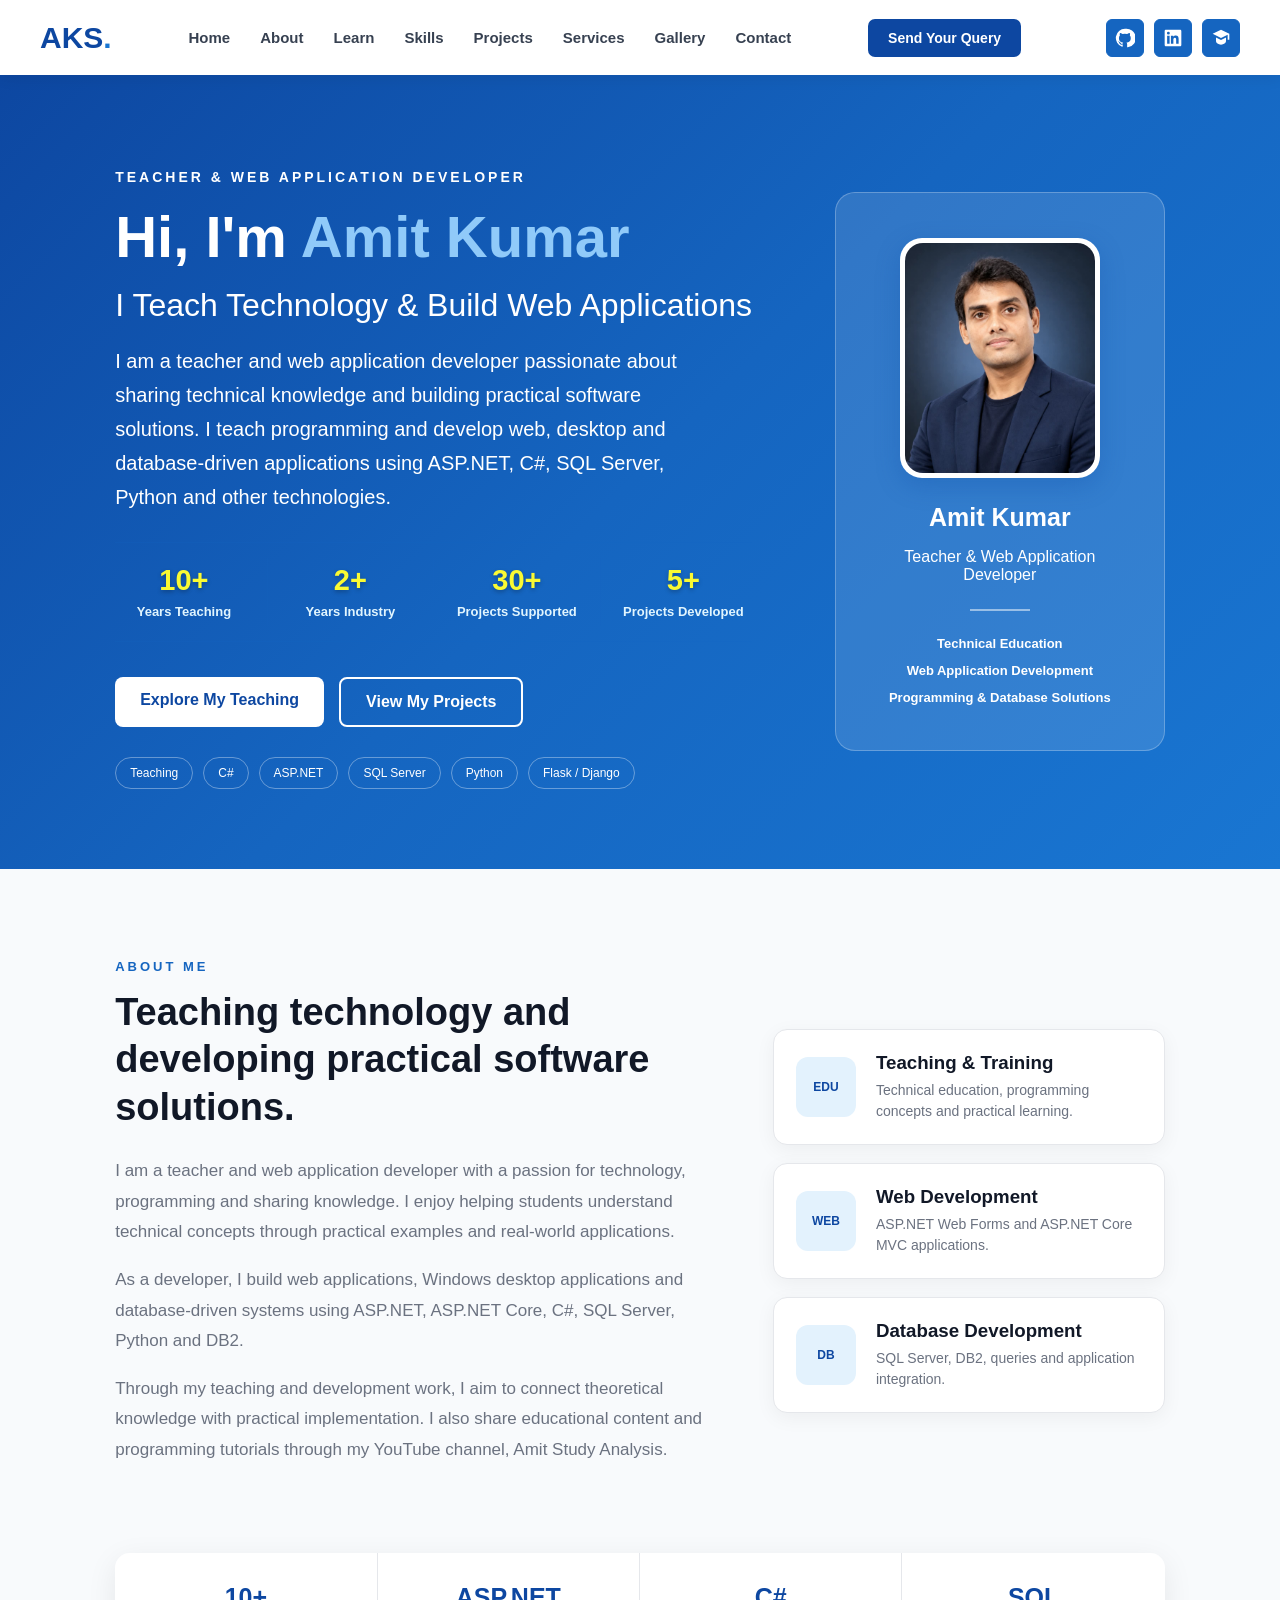
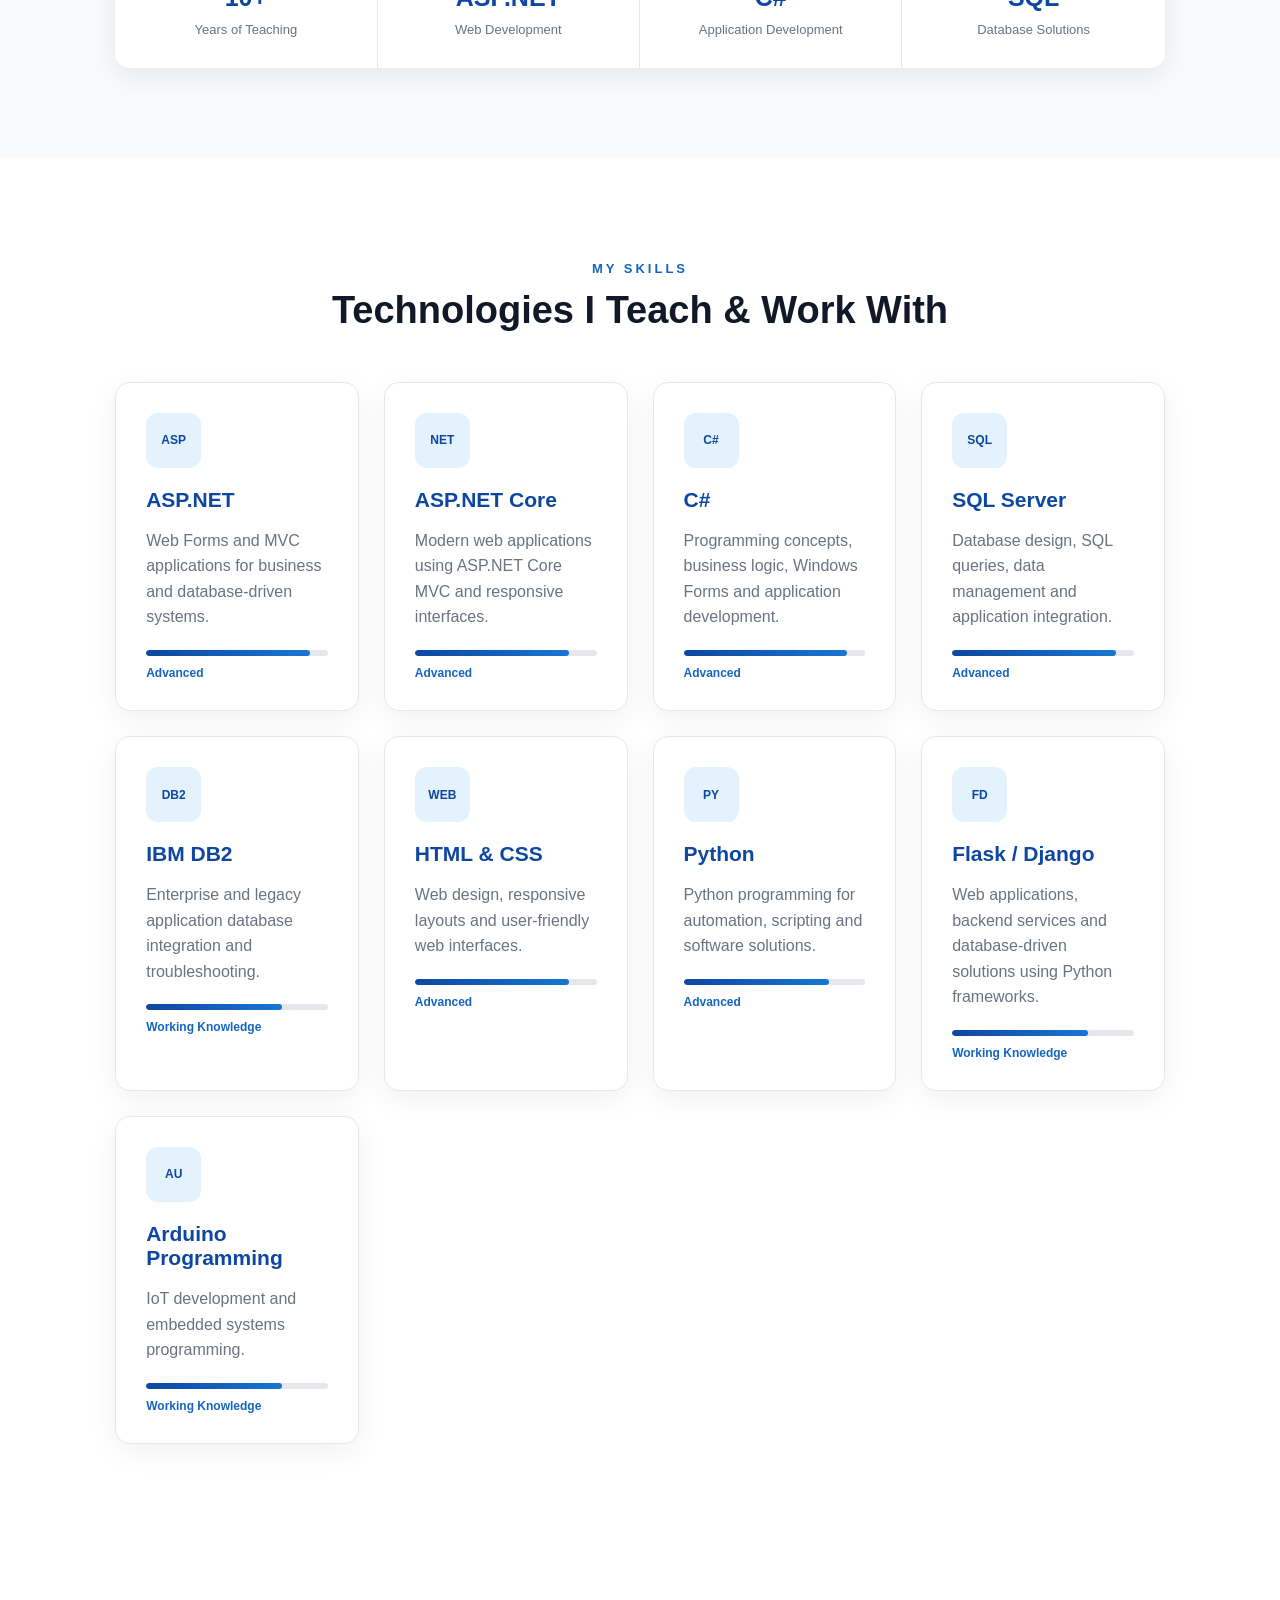
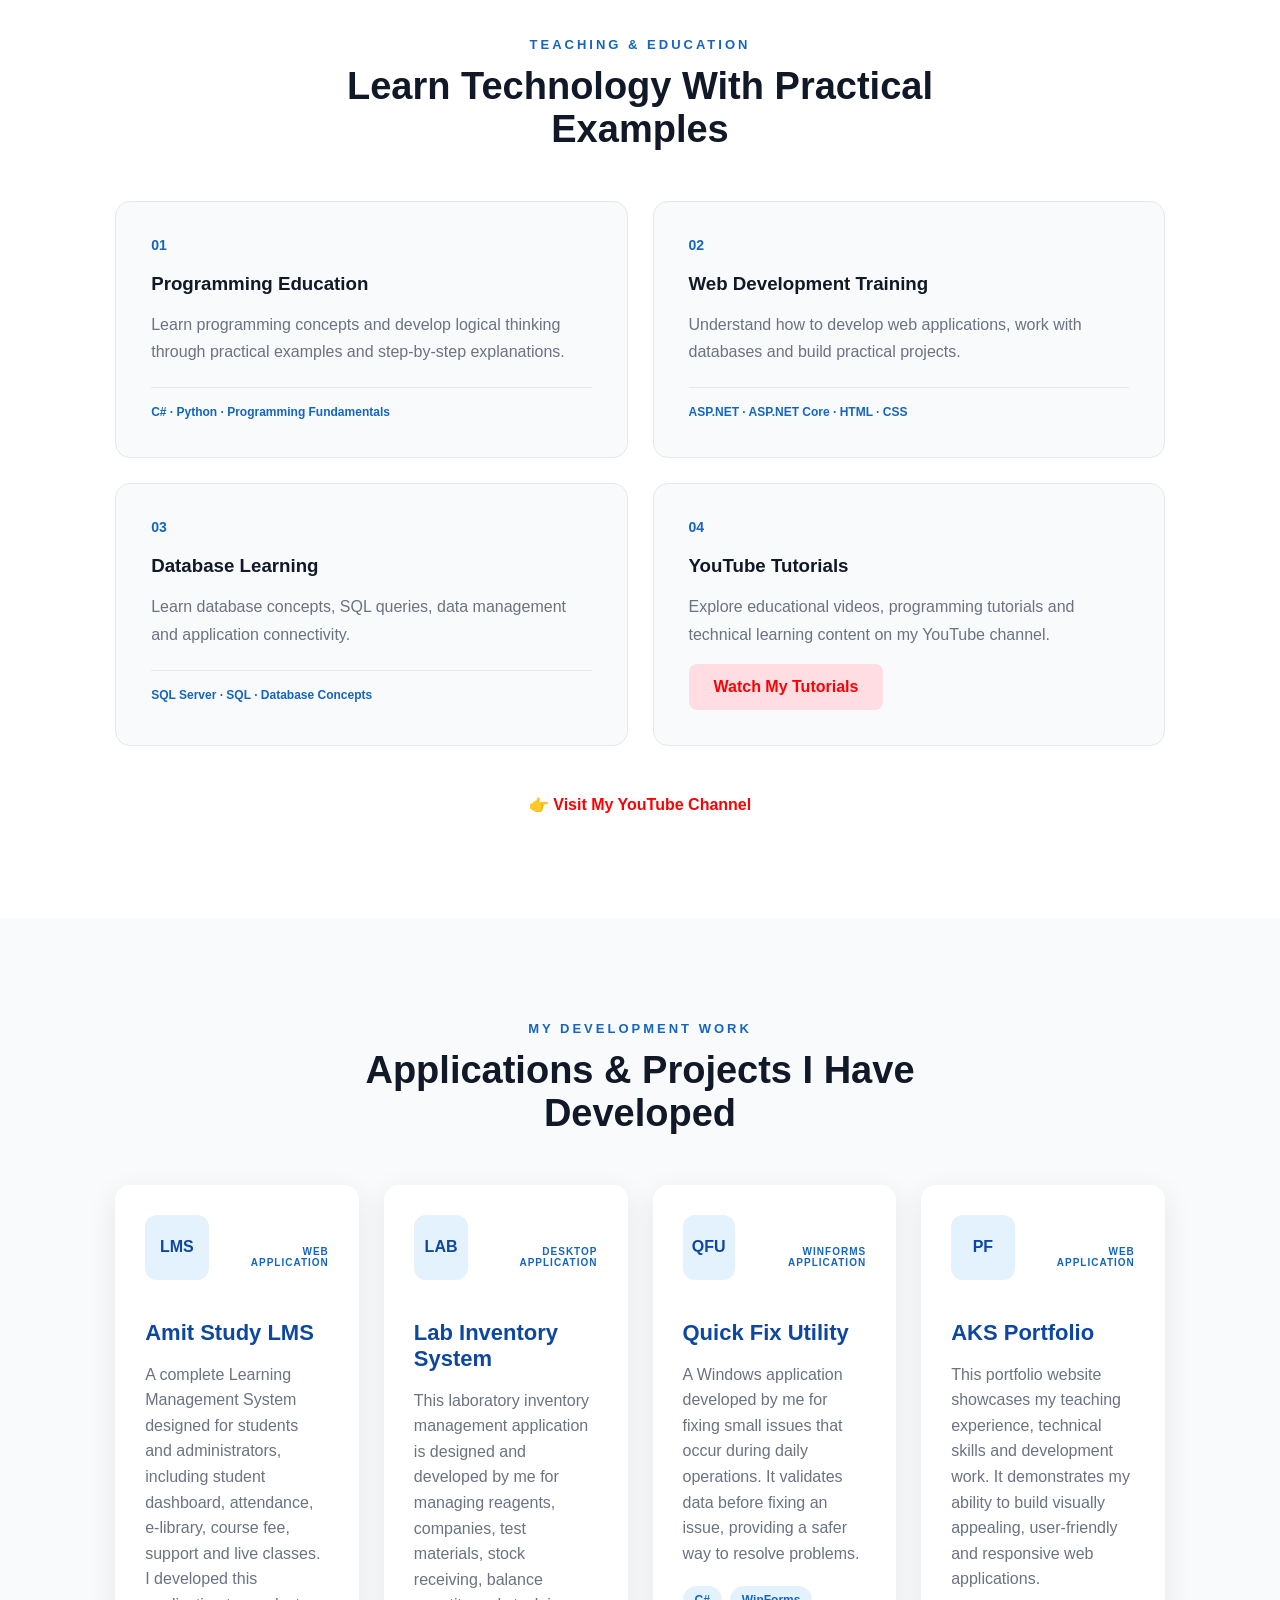
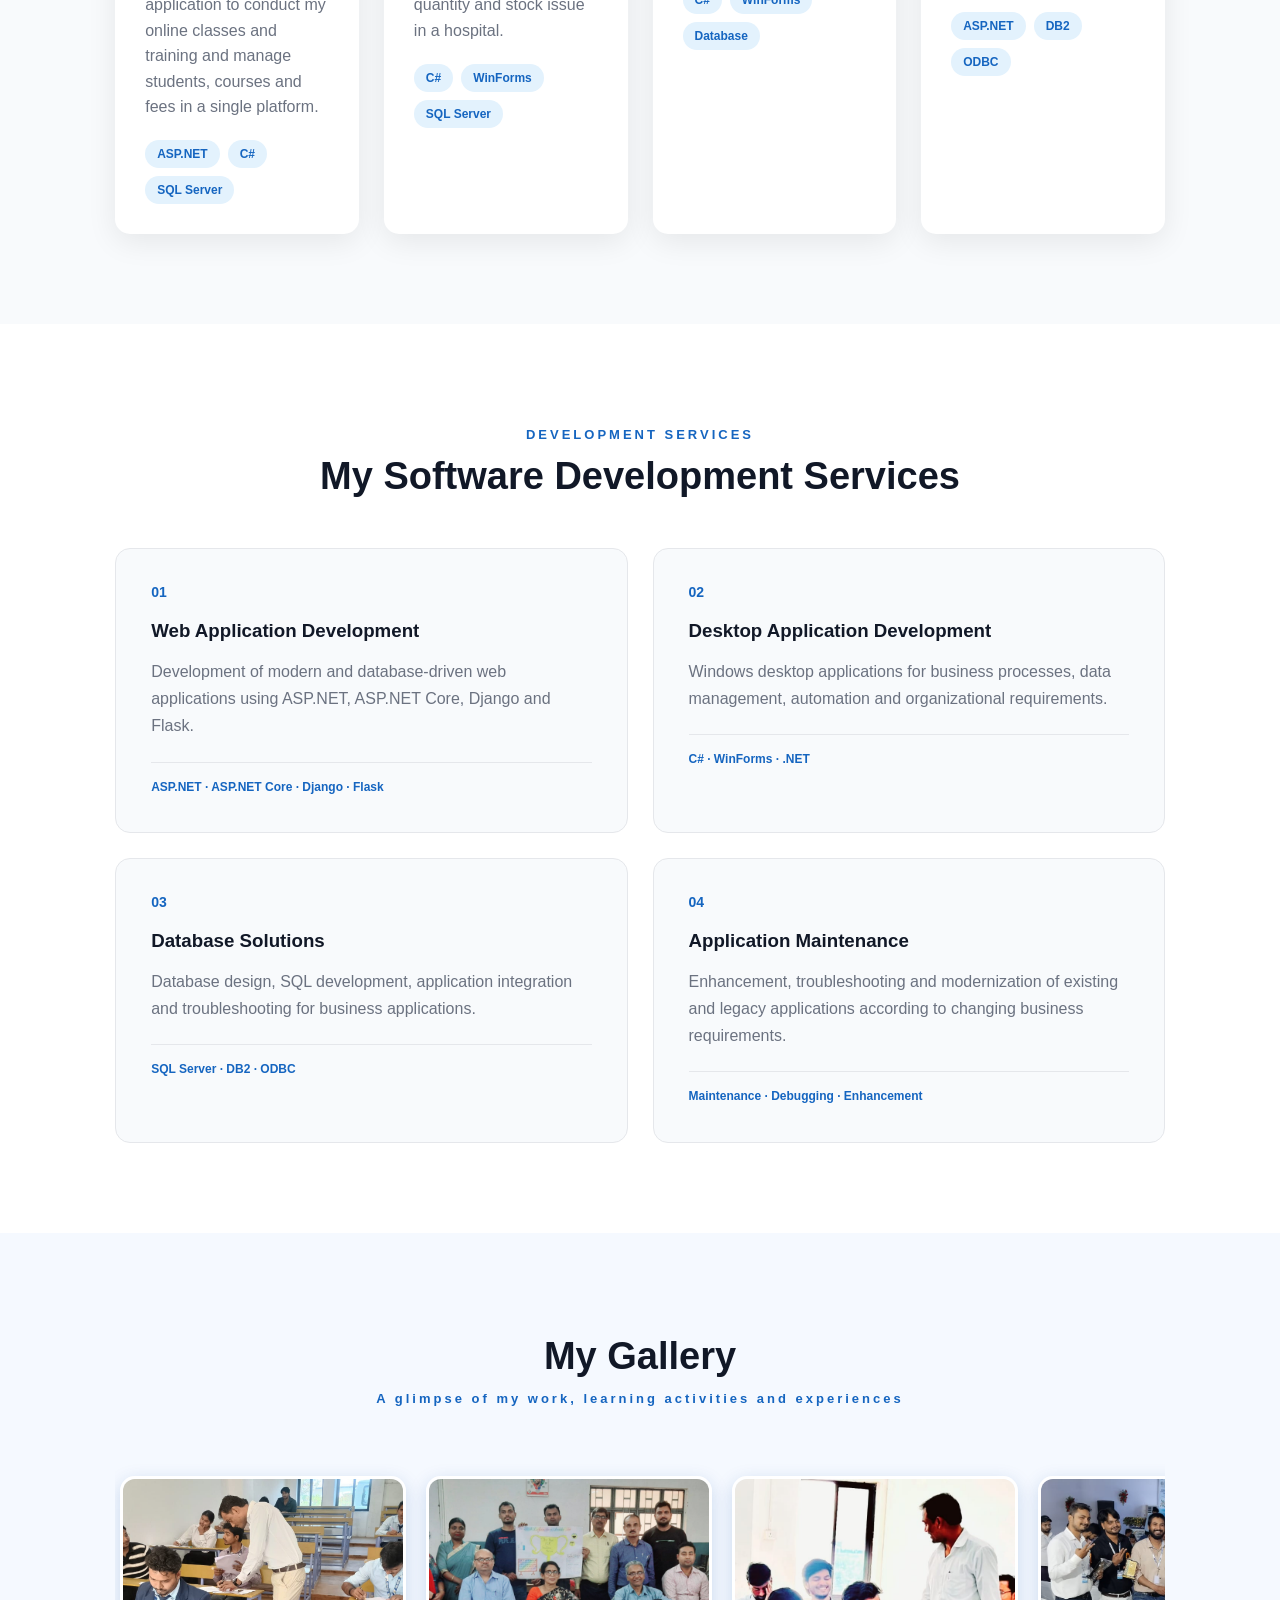
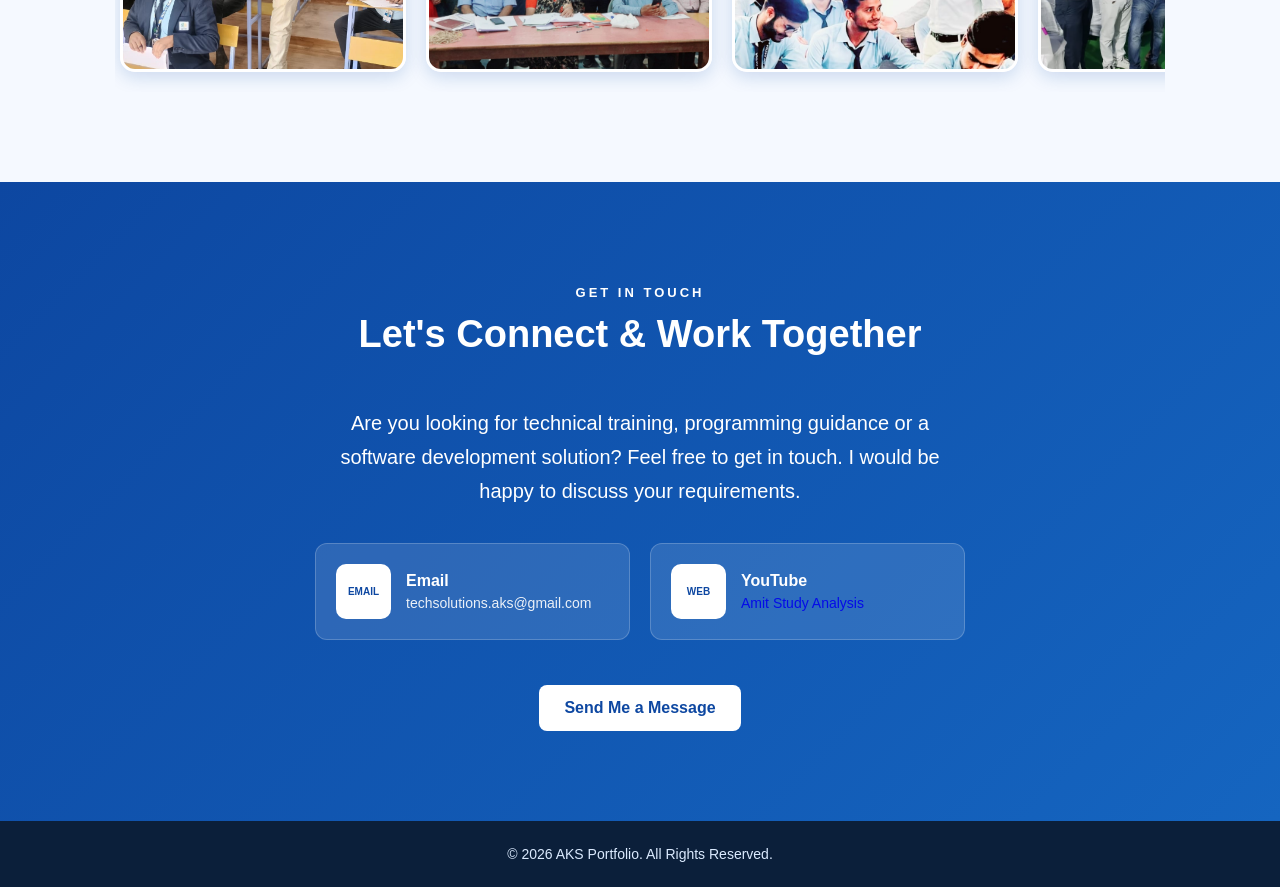
<file: index.html>
<!DOCTYPE html>
<html lang="en"><head><meta charset="utf-8"><meta name="viewport" content="width=device-width, initial-scale=1.0"><meta name="description" content="Amit Kumar - Teacher and Web Application Developer"><title>Home | AKS Portfolio</title><link rel="stylesheet" href="assets/css/site.css"></head><body>
<header class="site-header">
    <div class="nav-container">
        <a class="logo" href="index.html">AKS<span>.</span></a>
        <nav class="main-nav" aria-label="Main navigation">
            <a href="index.html#home">Home</a>
            <a href="index.html#about">About</a>
            <a href="index.html#teaching">Learn</a>
            <a href="index.html#skills">Skills</a>
            <a href="index.html#projects">Projects</a>
            <a href="index.html#services">Services</a>
            <a href="index.html#gallery">Gallery</a>
            <a href="index.html#contact">Contact</a>
        </nav>
        <a href="#contactModal" class="nav-button" id="openContactForm">Send Your Query</a>
        <div class="social-icons">
            <a href="https://github.com/aksoniweb" target="_blank" rel="noopener noreferrer" class="social-btn" aria-label="GitHub"><svg viewBox="0 0 24 24"><path fill="currentColor" d="M12 .9a11.1 11.1 0 0 0-3.5 21.6c.55.1.75-.24.75-.53v-2.1c-3.1.67-3.75-1.32-3.75-1.32-.5-1.28-1.24-1.62-1.24-1.62-1.01-.69.08-.68.08-.68 1.12.08 1.71 1.15 1.71 1.15 1 .1.76 2.08 3.08 1.58.1-.7.39-1.18.7-1.45-2.48-.28-5.09-1.24-5.09-5.51 0-1.22.44-2.22 1.15-3-.12-.28-.5-1.42.11-2.96 0 0 .94-.3 3.05 1.14a10.6 10.6 0 0 1 5.56 0c2.12-1.44 3.05-1.14 3.05-1.14.61 1.54.23 2.68.11 2.96.72.78 1.15 1.78 1.15 3 0 4.28-2.61 5.23-5.1 5.5.4.35.75 1.03.75 2.08v3.08c0 .3.2.65.77.54A11.1 11.1 0 0 0 12 .9Z" /></svg></a>
            <a href="https://in.linkedin.com/in/aksoniweb" target="_blank" rel="noopener noreferrer" class="social-btn" aria-label="LinkedIn"><svg viewBox="0 0 24 24"><path fill="currentColor" d="M20.45 2H3.55C2.69 2 2 2.68 2 3.52v16.96c0 .84.69 1.52 1.55 1.52h16.9c.86 0 1.55-.68 1.55-1.52V3.52c0-.84-.69-1.52-1.55-1.52ZM7.93 18.75H4.96V9.2h2.97v9.55ZM6.45 7.9a1.72 1.72 0 1 1 0-3.44 1.72 1.72 0 0 1 0 3.44Zm12.3 10.85h-2.96V14.1c0-1.11-.02-2.54-1.55-2.54-1.55 0-1.79 1.21-1.79 2.46v4.73H9.49V9.2h2.84v1.3h.04c.4-.75 1.36-1.54 2.8-1.54 3 0 3.58 1.98 3.58 4.55v5.24Z" /></svg></a>
            <a href="https://vidwan.inflibnet.ac.in/profile/611010" target="_blank" rel="noopener noreferrer" class="social-btn" aria-label="VIDWANN Portal"><svg viewBox="0 0 24 24"><path fill="currentColor" d="M12 2 2 7l10 5 8-4v6h2V7L12 2Zm-6 9.5V16c0 2.2 2.7 4 6 4s6-1.8 6-4v-4.5l-6 3-6-3Z" /></svg></a>
        </div>
    </div>
</header><main><section class="hero-section" id="home">
    <div class="hero-content">
        <p class="hero-small-text">TEACHER & WEB APPLICATION DEVELOPER</p>
        <h1>Hi, I'm <span>Amit Kumar</span></h1>
        <h2>I Teach Technology & Build Web Applications</h2>
        <p class="hero-description">I am a teacher and web application developer passionate about sharing technical knowledge and building practical software solutions. I teach programming and develop web, desktop and database-driven applications using ASP.NET, C#, SQL Server, Python and other technologies.</p>

        <div class="hero-experience">
            <div class="experience-item">
                <strong>10+</strong>
                <span>Years Teaching</span>
            </div>
            <div class="experience-item">
                <strong>2+</strong>
                <span>Years Industry</span>
            </div>
            <div class="experience-item">
                <strong>30+</strong>
                <span>Projects Supported</span>
            </div>
            <div class="experience-item">
                <strong>5+</strong>
                <span>Projects Developed</span>
            </div>
        </div>

        <div class="hero-buttons">
            <a href="#teaching" class="btn-primary">Explore My Teaching</a>
            <a href="#projects" class="btn-secondary">View My Projects</a>
        </div>

        <div class="hero-tech">
            <span>Teaching</span>
            <span>C#</span>
            <span>ASP.NET</span>
            <span>SQL Server</span>
            <span>Python</span>
            <span>Flask / Django</span>
        </div>
    </div>

    <div class="hero-card">
        <div class="profile-image"><img src="assets/images/Profile.jpeg" alt="Amit Kumar" /></div>
        <h3>Amit Kumar</h3>
        <p>Teacher & Web Application Developer</p>

        <div class="hero-card-line"></div>

        <div class="hero-card-info">
            <strong>Technical Education</strong>
            <strong>Web Application Development</strong>
            <strong>Programming & Database Solutions</strong>
        </div>
    </div>
</section>

<section class="about-section" id="about">
    <div class="about-container">

        <div class="about-intro">
            <div class="about-label">ABOUT ME</div>
            <h2>Teaching technology and developing practical software solutions.</h2>
            <p>I am a teacher and web application developer with a passion for technology, programming and sharing knowledge. I enjoy helping students understand technical concepts through practical examples and real-world applications.</p>
            <p>As a developer, I build web applications, Windows desktop applications and database-driven systems using ASP.NET, ASP.NET Core, C#, SQL Server, Python and DB2.</p>
            <p>Through my teaching and development work, I aim to connect theoretical knowledge with practical implementation. I also share educational content and programming tutorials through my YouTube channel, Amit Study Analysis.</p>
        </div>

        <div class="about-details">

            <div class="about-detail-card">
                <div class="about-detail-icon">EDU</div>
                <div>
                    <h3>Teaching & Training</h3>
                    <p>Technical education, programming concepts and practical learning.</p>
                </div>
            </div>

            <div class="about-detail-card">
                <div class="about-detail-icon">WEB</div>
                <div>
                    <h3>Web Development</h3>
                    <p>ASP.NET Web Forms and ASP.NET Core MVC applications.</p>
                </div>
            </div>

            <div class="about-detail-card">
                <div class="about-detail-icon">DB</div>
                <div>
                    <h3>Database Development</h3>
                    <p>SQL Server, DB2, queries and application integration.</p>
                </div>
            </div>

        </div>

    </div>

    <div class="stats-container">

        <div class="stat-box">
            <strong>10+</strong>
            <span>Years of Teaching</span>
        </div>

        <div class="stat-box">
            <strong>ASP.NET</strong>
            <span>Web Development</span>
        </div>

        <div class="stat-box">
            <strong>C#</strong>
            <span>Application Development</span>
        </div>

        <div class="stat-box">
            <strong>SQL</strong>
            <span>Database Solutions</span>
        </div>

    </div>
</section>

<section class="skills-section" id="skills">
    <div class="section-heading">
        <p>MY SKILLS</p>
        <h2>Technologies I Teach & Work With</h2>
    </div>

    <div class="skills-grid">

        <div class="skill-card">
            <div class="skill-icon">ASP</div>
            <h3>ASP.NET</h3>
            <p>Web Forms and MVC applications for business and database-driven systems.</p>
            <div class="skill-level"><span style="width: 90%;"></span></div>
            <small>Advanced</small>
        </div>

        <div class="skill-card">
            <div class="skill-icon">NET</div>
            <h3>ASP.NET Core</h3>
            <p>Modern web applications using ASP.NET Core MVC and responsive interfaces.</p>
            <div class="skill-level"><span style="width: 85%;"></span></div>
            <small>Advanced</small>
        </div>

        <div class="skill-card">
            <div class="skill-icon">C#</div>
            <h3>C#</h3>
            <p>Programming concepts, business logic, Windows Forms and application development.</p>
            <div class="skill-level"><span style="width: 90%;"></span></div>
            <small>Advanced</small>
        </div>

        <div class="skill-card">
            <div class="skill-icon">SQL</div>
            <h3>SQL Server</h3>
            <p>Database design, SQL queries, data management and application integration.</p>
            <div class="skill-level"><span style="width: 90%;"></span></div>
            <small>Advanced</small>
        </div>

        <div class="skill-card">
            <div class="skill-icon">DB2</div>
            <h3>IBM DB2</h3>
            <p>Enterprise and legacy application database integration and troubleshooting.</p>
            <div class="skill-level"><span style="width: 75%;"></span></div>
            <small>Working Knowledge</small>
        </div>

        <div class="skill-card">
            <div class="skill-icon">WEB</div>
            <h3>HTML & CSS</h3>
            <p>Web design, responsive layouts and user-friendly web interfaces.</p>
            <div class="skill-level"><span style="width: 85%;"></span></div>
            <small>Advanced</small>
        </div>

        <div class="skill-card">
            <div class="skill-icon">PY</div>
            <h3>Python</h3>
            <p>Python programming for automation, scripting and software solutions.</p>
            <div class="skill-level"><span style="width: 80%;"></span></div>
            <small>Advanced</small>
        </div>

        <div class="skill-card">
            <div class="skill-icon">FD</div>
            <h3>Flask / Django</h3>
            <p>Web applications, backend services and database-driven solutions using Python frameworks.</p>
            <div class="skill-level"><span style="width: 75%;"></span></div>
            <small>Working Knowledge</small>
        </div>

        <div class="skill-card">
            <div class="skill-icon">AU</div>
            <h3>Arduino Programming</h3>
            <p>IoT development and embedded systems programming.</p>
            <div class="skill-level"><span style="width: 75%;"></span></div>
            <small>Working Knowledge</small>
        </div>

    </div>
</section>

<section class="services-section" id="teaching">
    <div class="section-heading">
        <p>TEACHING & EDUCATION</p>
        <h2>Learn Technology With Practical Examples</h2>
    </div>

    <div class="services-grid">

        <div class="service-card">
            <div class="service-number">01</div>
            <h3>Programming Education</h3>
            <p>Learn programming concepts and develop logical thinking through practical examples and step-by-step explanations.</p>
            <div class="service-tech">C# · Python · Programming Fundamentals</div>
        </div>

        <div class="service-card">
            <div class="service-number">02</div>
            <h3>Web Development Training</h3>
            <p>Understand how to develop web applications, work with databases and build practical projects.</p>
            <div class="service-tech">ASP.NET · ASP.NET Core · HTML · CSS</div>
        </div>

        <div class="service-card">
            <div class="service-number">03</div>
            <h3>Database Learning</h3>
            <p>Learn database concepts, SQL queries, data management and application connectivity.</p>
            <div class="service-tech">SQL Server · SQL · Database Concepts</div>
        </div>

        <div class="service-card">
            <div class="service-number">04</div>
            <h3>YouTube Tutorials</h3>
            <p>Explore educational videos, programming tutorials and technical learning content on my YouTube channel.</p>
            
            <a href="https://www.youtube.com/@amitstudyanalysis" target="_blank" rel="noopener noreferrer" class="btn-primary" style="color: #ff0000; background-color: #ffdde2; border: 0px solid #ff0000;">Watch My Tutorials</a>
        </div>

    </div>

    <div style="text-align: center; margin-top: 35px;">
        <a href="https://www.youtube.com/@amitstudyanalysis" target="_blank" rel="noopener noreferrer" class="btn-primary" style="color: #ff0000; animation: blinkText 1s infinite;">👉 Visit My YouTube Channel</a>
    </div>
</section>

<section class="projects-section" id="projects">
    <div class="section-heading">
        <p>MY DEVELOPMENT WORK</p>
        <h2>Applications & Projects I Have Developed</h2>
    </div>

    <div class="projects-grid">

        <a href="projects/amit-study-lms.html" class="project-card project-card-link">

            <div class="project-top">
                <div class="project-icon">LMS</div>
                <span class="project-type">WEB APPLICATION</span>
            </div>

            <h3>Amit Study LMS</h3>

            <p>
                A complete Learning Management System designed for students and administrators,
                including student dashboard, attendance, e-library, course fee, support and live classes.
                I developed this application to conduct my online classes and training and manage students,
                courses and fees in a single platform.
            </p>

            <div class="project-tags">
                <span>ASP.NET</span>
                <span>C#</span>
                <span>SQL Server</span>
            </div>

        </a>

        <a href="projects/lab-inventory.html" class="project-card project-card-link">

            <div class="project-top">
                <div class="project-icon">LAB</div>
                <span class="project-type">DESKTOP APPLICATION</span>
            </div>

            <h3>Lab Inventory System</h3>

            <p>
                This laboratory inventory management application is designed and developed by me for managing reagents,
                companies, test materials, stock receiving, balance quantity and stock issue in a hospital.
            </p>

            <div class="project-tags">
                <span>C#</span>
                <span>WinForms</span>
                <span>SQL Server</span>
            </div>
        </a>

        <a href="projects/quick-fix-utility.html" class="project-card project-card-link">

            <div class="project-top">
                <div class="project-icon">QFU</div>
                <span class="project-type">WINFORMS APPLICATION</span>
            </div>

            <h3>Quick Fix Utility</h3>

            <p>
                A Windows application developed by me for fixing small issues that occur during daily operations.
                It validates data before fixing an issue, providing a safer way to resolve problems.
            </p>

            <div class="project-tags">
                <span>C#</span>
                <span>WinForms</span>
                <span>Database</span>
            </div>
        </a>

        <div class="project-card">
            <div class="project-top">
                <div class="project-icon">PF</div>
                <span class="project-type">WEB APPLICATION</span>
            </div>

            <h3>AKS Portfolio</h3>

            <p>
                This portfolio website showcases my teaching experience, technical skills and development work.
                It demonstrates my ability to build visually appealing, user-friendly and responsive web applications.
            </p>

            <div class="project-tags">
                <span>ASP.NET</span>
                <span>DB2</span>
                <span>ODBC</span>
            </div>
        </div>

    </div>
</section>

<section class="services-section" id="services">
    <div class="section-heading">
        <p>DEVELOPMENT SERVICES</p>
        <h2>My Software Development Services</h2>
    </div>

    <div class="services-grid">

        <div class="service-card">
            <div class="service-number">01</div>
            <h3>Web Application Development</h3>
            <p>
                Development of modern and database-driven web applications using
                ASP.NET, ASP.NET Core, Django and Flask.
            </p>
            <div class="service-tech">
                ASP.NET · ASP.NET Core · Django · Flask
            </div>
        </div>

        <div class="service-card">
            <div class="service-number">02</div>
            <h3>Desktop Application Development</h3>
            <p>
                Windows desktop applications for business processes, data management,
                automation and organizational requirements.
            </p>
            <div class="service-tech">
                C# · WinForms · .NET
            </div>
        </div>

        <div class="service-card">
            <div class="service-number">03</div>
            <h3>Database Solutions</h3>
            <p>
                Database design, SQL development, application integration and
                troubleshooting for business applications.
            </p>
            <div class="service-tech">
                SQL Server · DB2 · ODBC
            </div>
        </div>

        <div class="service-card">
            <div class="service-number">04</div>
            <h3>Application Maintenance</h3>
            <p>
                Enhancement, troubleshooting and modernization of existing and
                legacy applications according to changing business requirements.
            </p>
            <div class="service-tech">
                Maintenance · Debugging · Enhancement
            </div>
        </div>

    </div>
</section>


<section class="gallery-section" id="gallery"><div class="section-heading"><h2>My Gallery</h2><p>A glimpse of my work, learning activities and experiences</p></div><div class="gallery-container">
    <div class="gallery-item"><img src="assets/images/gallery/1.jpeg" alt="Gallery photo" loading="lazy"></div>
    <div class="gallery-item"><img src="assets/images/gallery/2.jpeg" alt="Gallery photo" loading="lazy"></div>
    <div class="gallery-item"><img src="assets/images/gallery/3.jpeg" alt="Gallery photo" loading="lazy"></div>
    <div class="gallery-item"><img src="assets/images/gallery/4.jpeg" alt="Gallery photo" loading="lazy"></div>
    <div class="gallery-item"><img src="assets/images/gallery/5.jpeg" alt="Gallery photo" loading="lazy"></div>
    <div class="gallery-item"><img src="assets/images/gallery/6.jpeg" alt="Gallery photo" loading="lazy"></div>
    <div class="gallery-item"><img src="assets/images/gallery/7.jpeg" alt="Gallery photo" loading="lazy"></div>
    <div class="gallery-item"><img src="assets/images/gallery/8.jpeg" alt="Gallery photo" loading="lazy"></div>
    <div class="gallery-item"><img src="assets/images/gallery/9.jpeg" alt="Gallery photo" loading="lazy"></div>
    <div class="gallery-item"><img src="assets/images/gallery/10.jpeg" alt="Gallery photo" loading="lazy"></div>
    <div class="gallery-item"><img src="assets/images/gallery/11.jpeg" alt="Gallery photo" loading="lazy"></div>
    <div class="gallery-item"><img src="assets/images/gallery/12.jpeg" alt="Gallery photo" loading="lazy"></div>
    <div class="gallery-item"><img src="assets/images/gallery/13.jpeg" alt="Gallery photo" loading="lazy"></div>
    <div class="gallery-item"><img src="assets/images/gallery/14.jpeg" alt="Gallery photo" loading="lazy"></div>
    <div class="gallery-item"><img src="assets/images/gallery/15.jpeg" alt="Gallery photo" loading="lazy"></div>
    <div class="gallery-item"><img src="assets/images/gallery/16.jpeg" alt="Gallery photo" loading="lazy"></div>
    <div class="gallery-item"><img src="assets/images/gallery/17.jpeg" alt="Gallery photo" loading="lazy"></div>
    <div class="gallery-item"><img src="assets/images/gallery/18.jpeg" alt="Gallery photo" loading="lazy"></div>
    <div class="gallery-item"><img src="assets/images/gallery/19.jpeg" alt="Gallery photo" loading="lazy"></div>
    <div class="gallery-item"><img src="assets/images/gallery/20.jpeg" alt="Gallery photo" loading="lazy"></div>
    <div class="gallery-item"><img src="assets/images/gallery/21.jpeg" alt="Gallery photo" loading="lazy"></div>
    <div class="gallery-item"><img src="assets/images/gallery/22.jpeg" alt="Gallery photo" loading="lazy"></div>
    <div class="gallery-item"><img src="assets/images/gallery/23.jpeg" alt="Gallery photo" loading="lazy"></div>
    <div class="gallery-item"><img src="assets/images/gallery/24.jpeg" alt="Gallery photo" loading="lazy"></div>
</div></section>


<section class="contact-section" id="contact">
    <div class="section-heading">
        <p>GET IN TOUCH</p>
        <h2>Let's Connect & Work Together</h2>
    </div>

    <div class="contact-content">

        <p class="contact-intro">
            Are you looking for technical training, programming guidance or a software development solution?
            Feel free to get in touch. I would be happy to discuss your requirements.
        </p>

        <div class="contact-details">

            <div class="contact-item">
                <div class="contact-icon">EMAIL</div>
                <div>
                    <strong>Email</strong>
                    <span>techsolutions.aks@gmail.com</span>
                </div>
            </div>

            <div class="contact-item">
                <div class="contact-icon">WEB</div>
                <div>
                    <strong>YouTube</strong>
                    <span><a href="https://www.youtube.com/@amitstudyanalysis" target="_blank" rel="noopener noreferrer">Amit Study Analysis</a></span>
                </div>
            </div>

        </div>

        <a href="mailto:techsolutions.aks@gmail.com" class="btn-primary contact-button">
            Send Me a Message
        </a>

    </div>
</section></main><footer class="site-footer"><p>© <span id="currentYear">2026</span> AKS Portfolio. All Rights Reserved.</p></footer>
<div id="contactModal" class="contact-modal" aria-hidden="true"><div class="contact-modal-content" role="dialog" aria-modal="true" aria-labelledby="contactTitle"><div class="contact-modal-header"><h2 id="contactTitle">Let's Talk</h2><button type="button" id="closeContactForm" class="contact-close" aria-label="Close">&times;</button></div><p class="contact-intro">Tell me about your project or requirement.</p><iframe id="googleContactForm" src="https://docs.google.com/forms/d/e/1FAIpQLSfGfaDhDepXEIy7cKDnUbAyd3QiJEzhpix00Po0ZTDi99M7-g/viewform?embedded=true" width="640" height="858" frameborder="0" marginheight="0" marginwidth="0" title="Contact Amit - AKS Portfolio" loading="lazy"></iframe></div></div>
<script src="assets/js/site.js"></script></body></html>
</file>
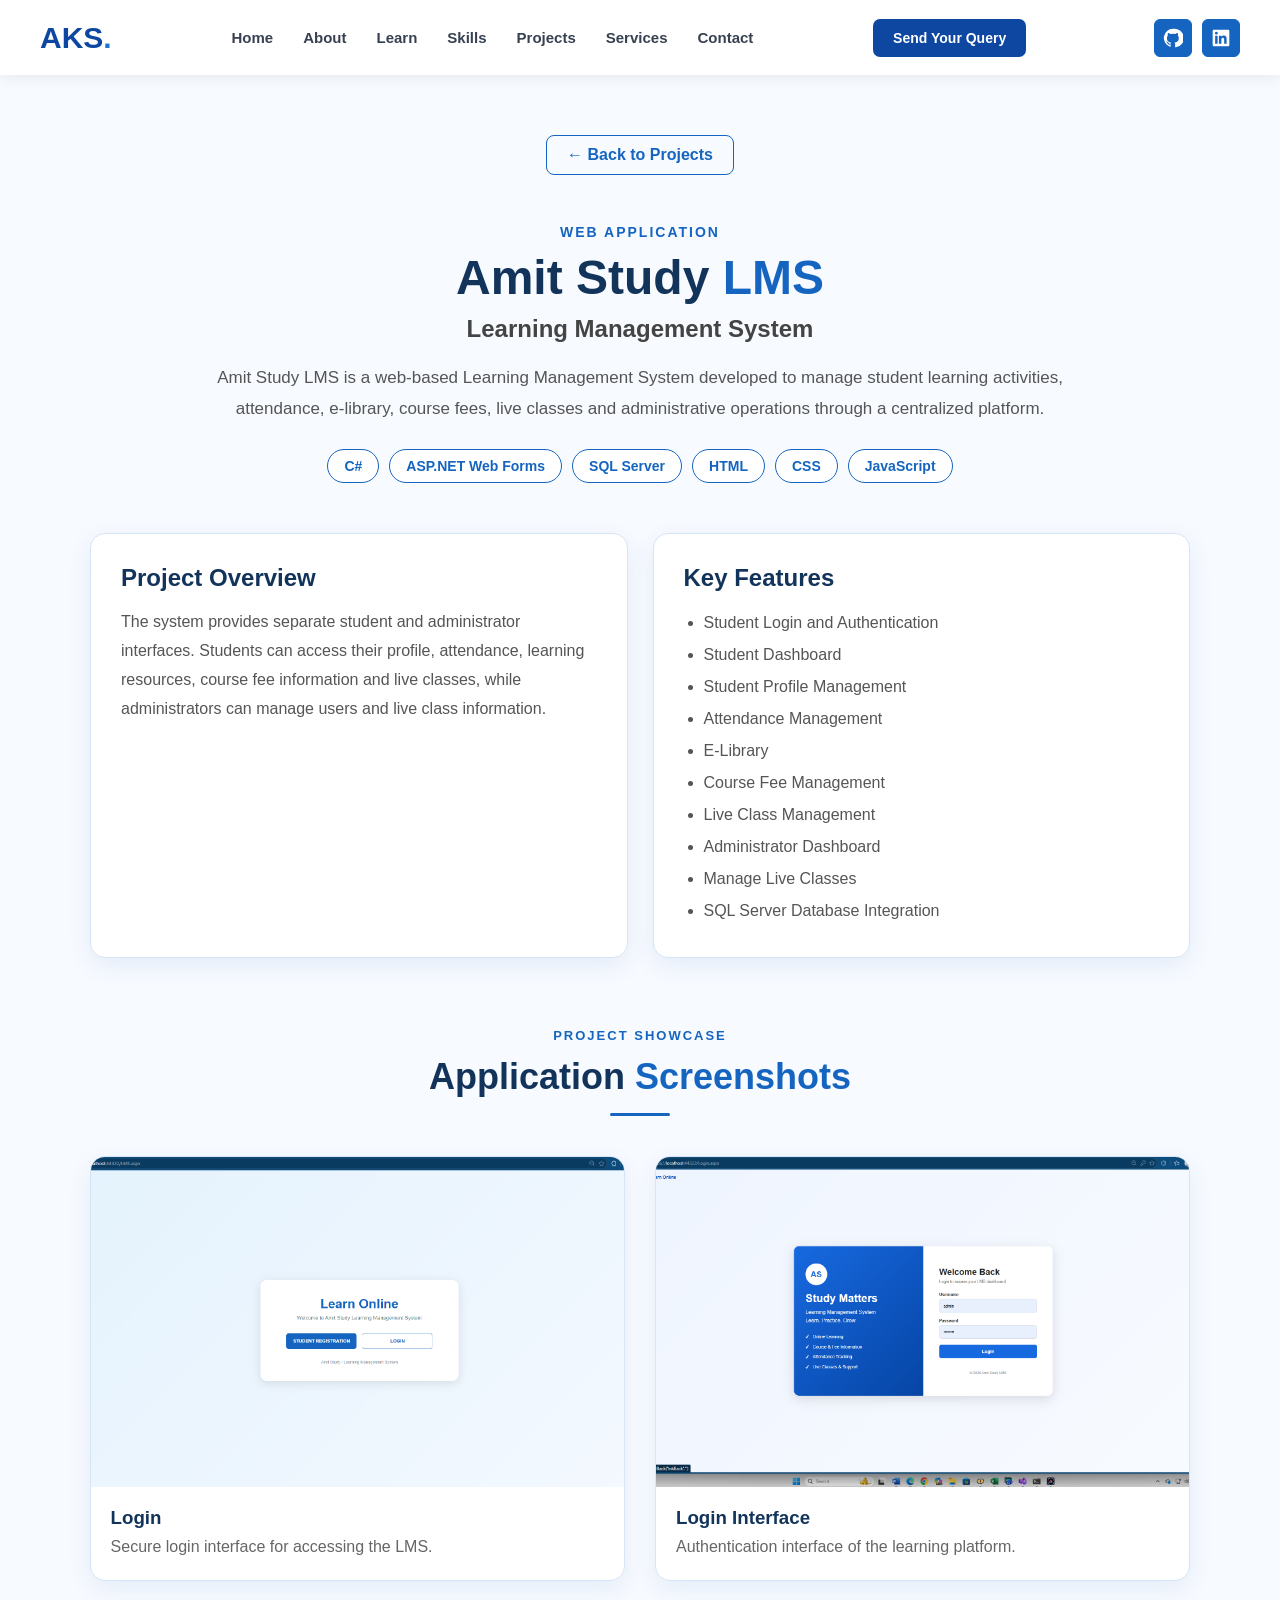
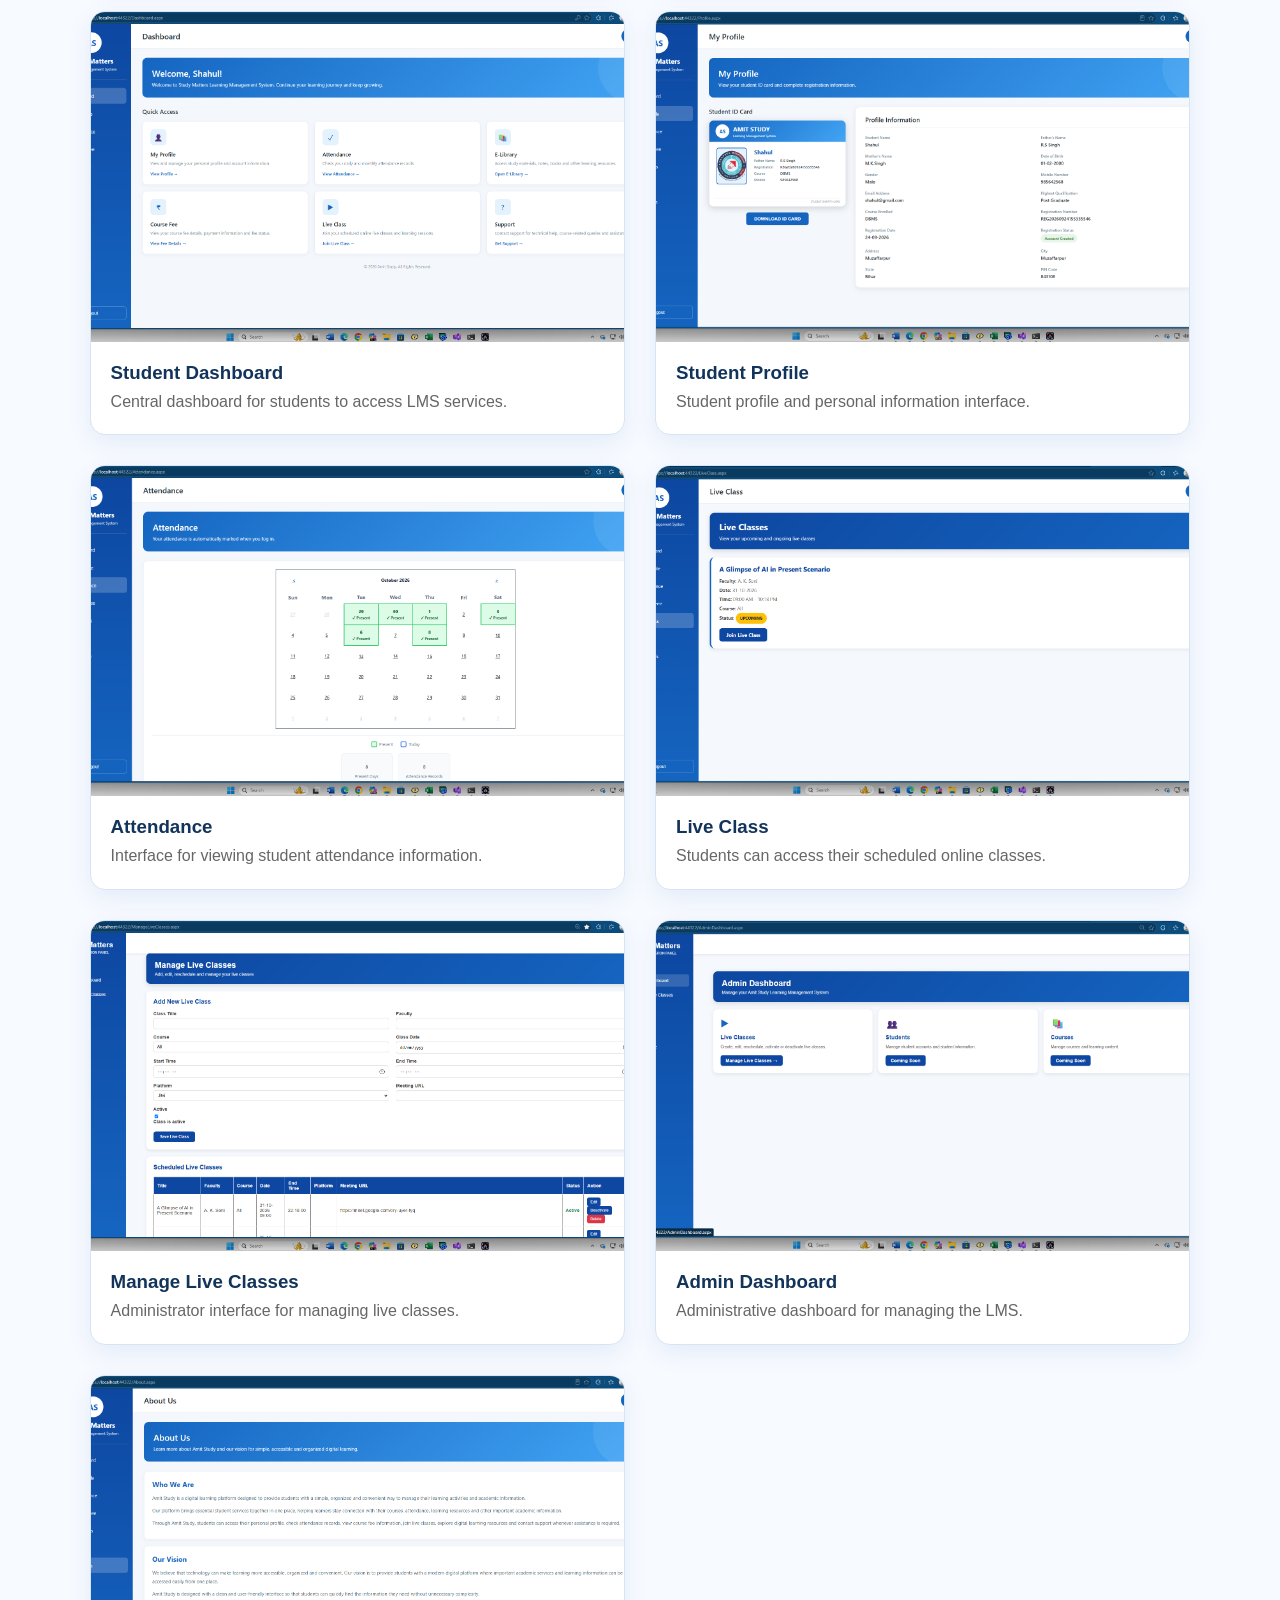
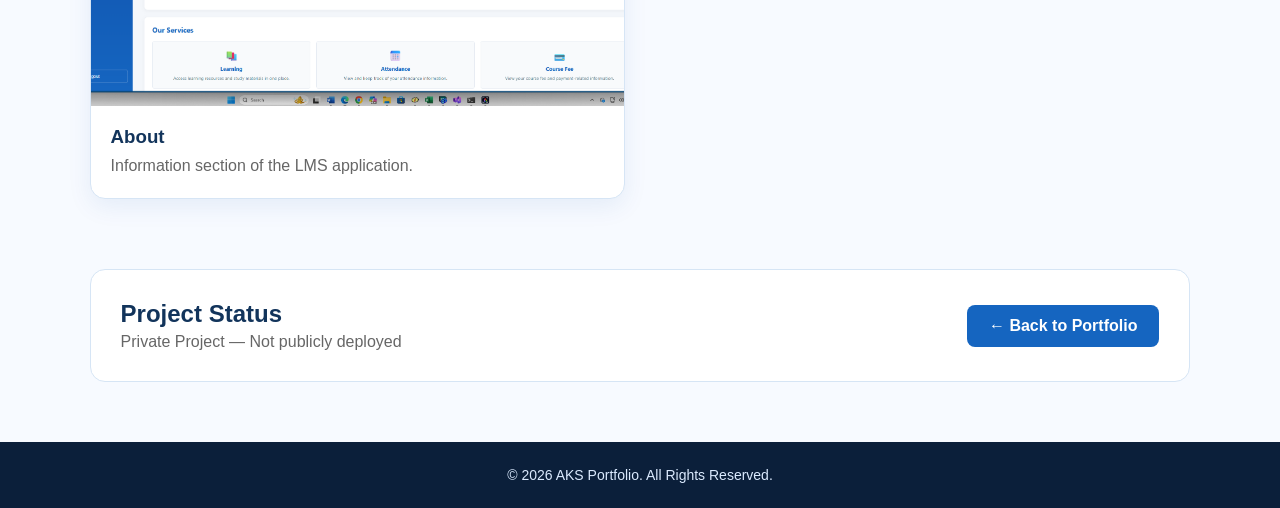
<file: projects/amit-study-lms.html>
<!DOCTYPE html>
<html lang="en"><head><meta charset="utf-8"><meta name="viewport" content="width=device-width, initial-scale=1.0"><meta name="description" content="Amit Kumar - Teacher and Web Application Developer"><title>Amit Study LMS | AKS Portfolio</title><link rel="stylesheet" href="../assets/css/site.css"></head><body>
<header class="site-header">
    <div class="nav-container">
        <a class="logo" href="../index.html">AKS<span>.</span></a>
        <nav class="main-nav" aria-label="Main navigation">
            <a href="../index.html#home">Home</a>
            <a href="../index.html#about">About</a>
            <a href="../index.html#teaching">Learn</a>
            <a href="../index.html#skills">Skills</a>
            <a href="../index.html#projects">Projects</a>
            <a href="../index.html#services">Services</a>
            <a href="../index.html#contact">Contact</a>
        </nav>
        <a href="#contactModal" class="nav-button" id="openContactForm">Send Your Query</a>
        <div class="social-icons">
            <a href="https://github.com/aksoniweb" target="_blank" rel="noopener noreferrer" class="social-btn" aria-label="GitHub"><svg viewBox="0 0 24 24"><path fill="currentColor" d="M12 .9a11.1 11.1 0 0 0-3.5 21.6c.55.1.75-.24.75-.53v-2.1c-3.1.67-3.75-1.32-3.75-1.32-.5-1.28-1.24-1.62-1.24-1.62-1.01-.69.08-.68.08-.68 1.12.08 1.71 1.15 1.71 1.15 1 .1.76 2.08 3.08 1.58.1-.7.39-1.18.7-1.45-2.48-.28-5.09-1.24-5.09-5.51 0-1.22.44-2.22 1.15-3-.12-.28-.5-1.42.11-2.96 0 0 .94-.3 3.05 1.14a10.6 10.6 0 0 1 5.56 0c2.12-1.44 3.05-1.14 3.05-1.14.61 1.54.23 2.68.11 2.96.72.78 1.15 1.78 1.15 3 0 4.28-2.61 5.23-5.1 5.5.4.35.75 1.03.75 2.08v3.08c0 .3.2.65.77.54A11.1 11.1 0 0 0 12 .9Z" /></svg></a>
            <a href="https://in.linkedin.com/in/aksoniweb" target="_blank" rel="noopener noreferrer" class="social-btn" aria-label="LinkedIn"><svg viewBox="0 0 24 24"><path fill="currentColor" d="M20.45 2H3.55C2.69 2 2 2.68 2 3.52v16.96c0 .84.69 1.52 1.55 1.52h16.9c.86 0 1.55-.68 1.55-1.52V3.52c0-.84-.69-1.52-1.55-1.52ZM7.93 18.75H4.96V9.2h2.97v9.55ZM6.45 7.9a1.72 1.72 0 1 1 0-3.44 1.72 1.72 0 0 1 0 3.44Zm12.3 10.85h-2.96V14.1c0-1.11-.02-2.54-1.55-2.54-1.55 0-1.79 1.21-1.79 2.46v4.73H9.49V9.2h2.84v1.3h.04c.4-.75 1.36-1.54 2.8-1.54 3 0 3.58 1.98 3.58 4.55v5.24Z" /></svg></a>
        </div>
    </div>
</header><main><section class="project-details-section">

    <div class="project-details-header">
        <a href="../index.html#projects" class="back-button">← Back to Projects</a>

        <p class="project-category">WEB APPLICATION</p>

        <h1>Amit Study <span>LMS</span></h1>

        <p class="project-subtitle">Learning Management System</p>

        <p class="project-description">
            Amit Study LMS is a web-based Learning Management System developed to manage
            student learning activities, attendance, e-library, course fees, live classes
            and administrative operations through a centralized platform.
        </p>

        <div class="technology-list">
            <span>C#</span>
            <span>ASP.NET Web Forms</span>
            <span>SQL Server</span>
            <span>HTML</span>
            <span>CSS</span>
            <span>JavaScript</span>
        </div>
    </div>

    <div class="project-info-grid">

        <div class="project-info-card">
            <h2>Project Overview</h2>
            <p>
                The system provides separate student and administrator interfaces.
                Students can access their profile, attendance, learning resources,
                course fee information and live classes, while administrators can
                manage users and live class information.
            </p>
        </div>

        <div class="project-info-card">
            <h2>Key Features</h2>

            <ul>
                <li>Student Login and Authentication</li>
                <li>Student Dashboard</li>
                <li>Student Profile Management</li>
                <li>Attendance Management</li>
                <li>E-Library</li>
                <li>Course Fee Management</li>
                <li>Live Class Management</li>
                <li>Administrator Dashboard</li>
                <li>Manage Live Classes</li>
                <li>SQL Server Database Integration</li>
            </ul>
        </div>

    </div>

    <div class="screenshots-section">

        <div class="section-heading">
            <p>PROJECT SHOWCASE</p>
            <h2>Application <span>Screenshots</span></h2>
            <div class="heading-line"></div>
        </div>

        <div class="screenshot-grid">

            <div class="screenshot-card">
                <img src="../assets/images/amitlms/login.png" alt="Amit Study LMS Login" />
                <h3>Login</h3>
                <p>Secure login interface for accessing the LMS.</p>
            </div>

            <div class="screenshot-card">
                <img src="../assets/images/amitlms/login1.png" alt="Amit Study LMS Login Screen" />
                <h3>Login Interface</h3>
                <p>Authentication interface of the learning platform.</p>
            </div>

            <div class="screenshot-card">
                <img src="../assets/images/amitlms/student-dashboard.png" alt="Amit Study LMS Student Dashboard" />
                <h3>Student Dashboard</h3>
                <p>Central dashboard for students to access LMS services.</p>
            </div>

            <div class="screenshot-card">
                <img src="../assets/images/amitlms/student-profile.png" alt="Amit Study LMS Student Profile" />
                <h3>Student Profile</h3>
                <p>Student profile and personal information interface.</p>
            </div>

            <div class="screenshot-card">
                <img src="../assets/images/amitlms/student-attendance.png" alt="Amit Study LMS Student Attendance" />
                <h3>Attendance</h3>
                <p>Interface for viewing student attendance information.</p>
            </div>

            <div class="screenshot-card">
                <img src="../assets/images/amitlms/student-liveclass.png" alt="Amit Study LMS Student Live Class" />
                <h3>Live Class</h3>
                <p>Students can access their scheduled online classes.</p>
            </div>

            <div class="screenshot-card">
                <img src="../assets/images/amitlms/manage-class.png" alt="Amit Study LMS Manage Classes" />
                <h3>Manage Live Classes</h3>
                <p>Administrator interface for managing live classes.</p>
            </div>

            <div class="screenshot-card">
                <img src="../assets/images/amitlms/admin-dashboard.png" alt="Amit Study LMS Admin Dashboard" />
                <h3>Admin Dashboard</h3>
                <p>Administrative dashboard for managing the LMS.</p>
            </div>

            <div class="screenshot-card">
                <img src="../assets/images/amitlms/about.png" alt="Amit Study LMS About Screen" />
                <h3>About</h3>
                <p>Information section of the LMS application.</p>
            </div>

        </div>

    </div>

    <div class="project-footer">

        <div>
            <h2>Project Status</h2>
            <p>Private Project — Not publicly deployed</p>
        </div>

        <a href="../index.html#projects" class="back-project-button">
            ← Back to Portfolio
        </a>

    </div>

</section></main><footer class="site-footer"><p>© <span id="currentYear">2026</span> AKS Portfolio. All Rights Reserved.</p></footer>
<div id="contactModal" class="contact-modal" aria-hidden="true"><div class="contact-modal-content" role="dialog" aria-modal="true" aria-labelledby="contactTitle"><div class="contact-modal-header"><h2 id="contactTitle">Let's Talk</h2><button type="button" id="closeContactForm" class="contact-close" aria-label="Close">&times;</button></div><p class="contact-intro">Tell me about your project or requirement.</p><iframe id="googleContactForm" src="https://docs.google.com/forms/d/e/1FAIpQLSfGfaDhDepXEIy7cKDnUbAyd3QiJEzhpix00Po0ZTDi99M7-g/viewform?embedded=true" width="640" height="858" frameborder="0" marginheight="0" marginwidth="0" title="Contact Amit - AKS Portfolio" loading="lazy"></iframe></div></div>
<script src="../assets/js/site.js"></script></body></html>
</file>
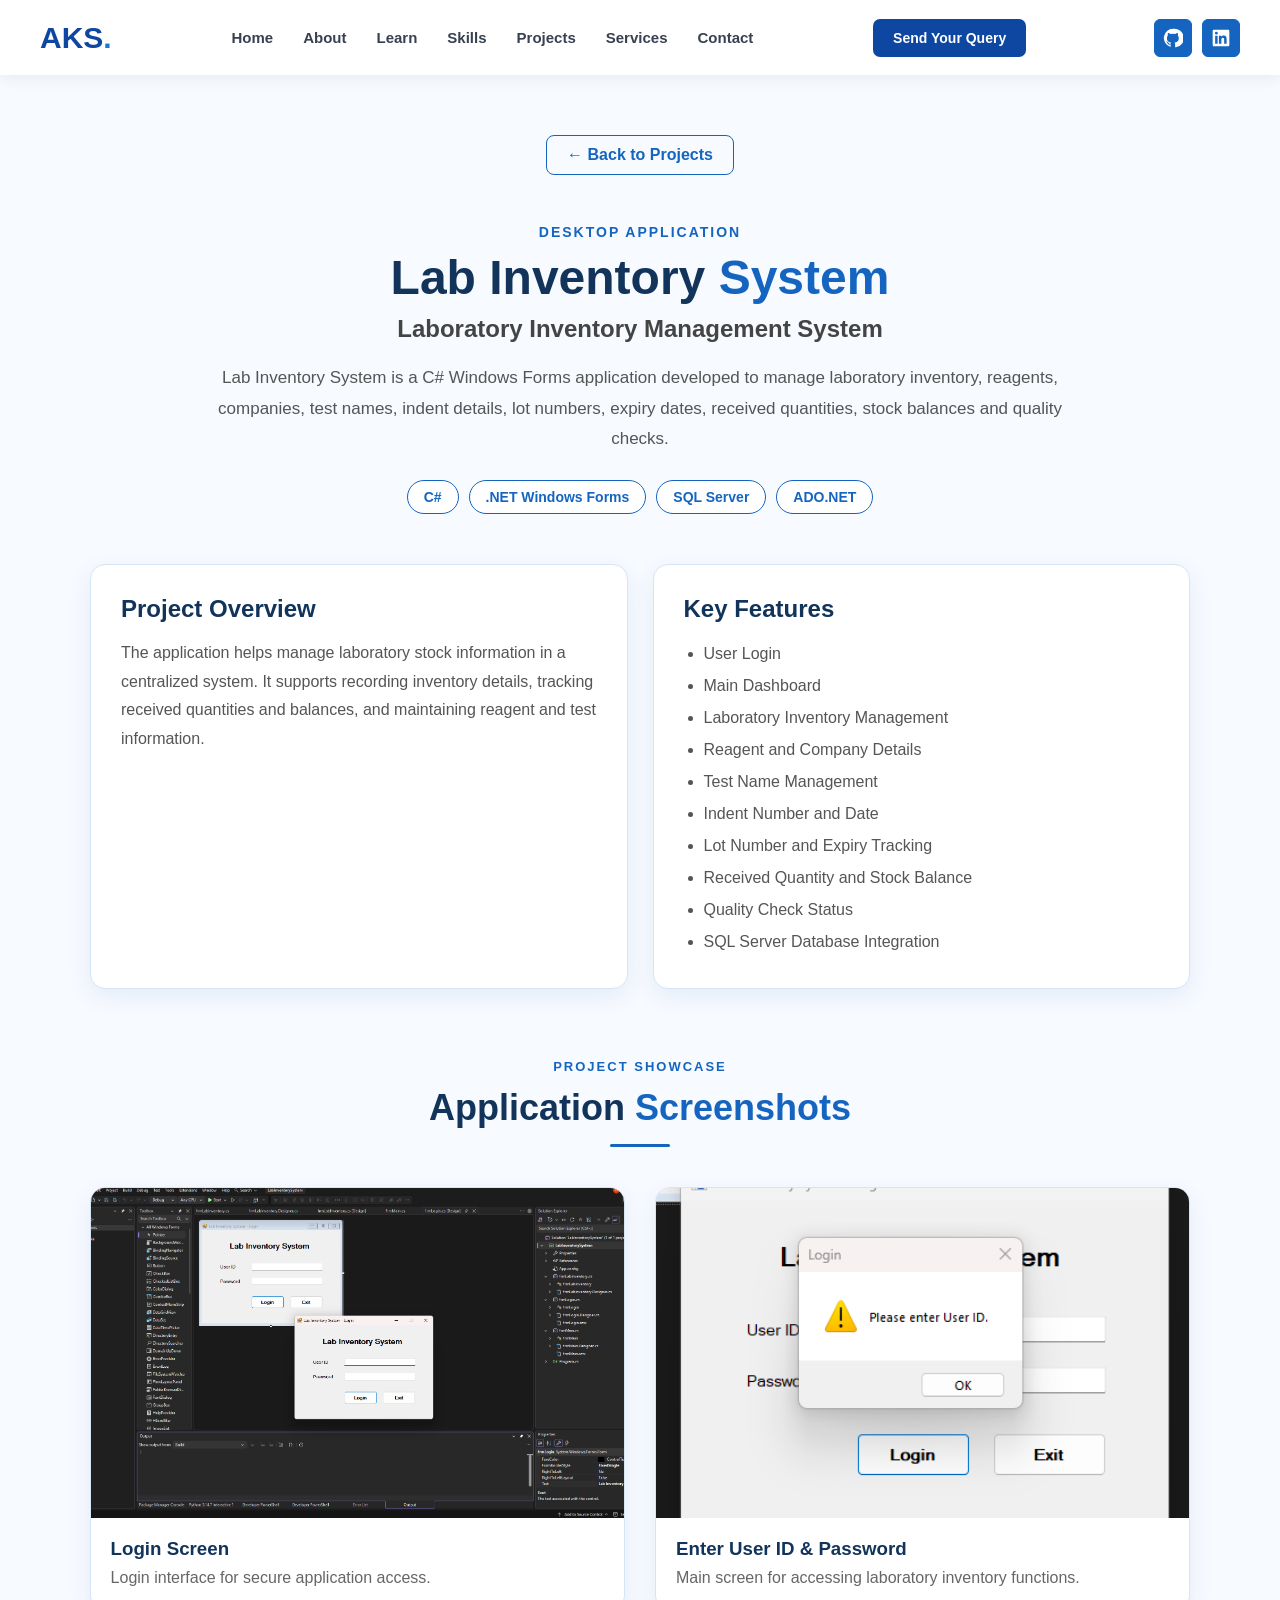
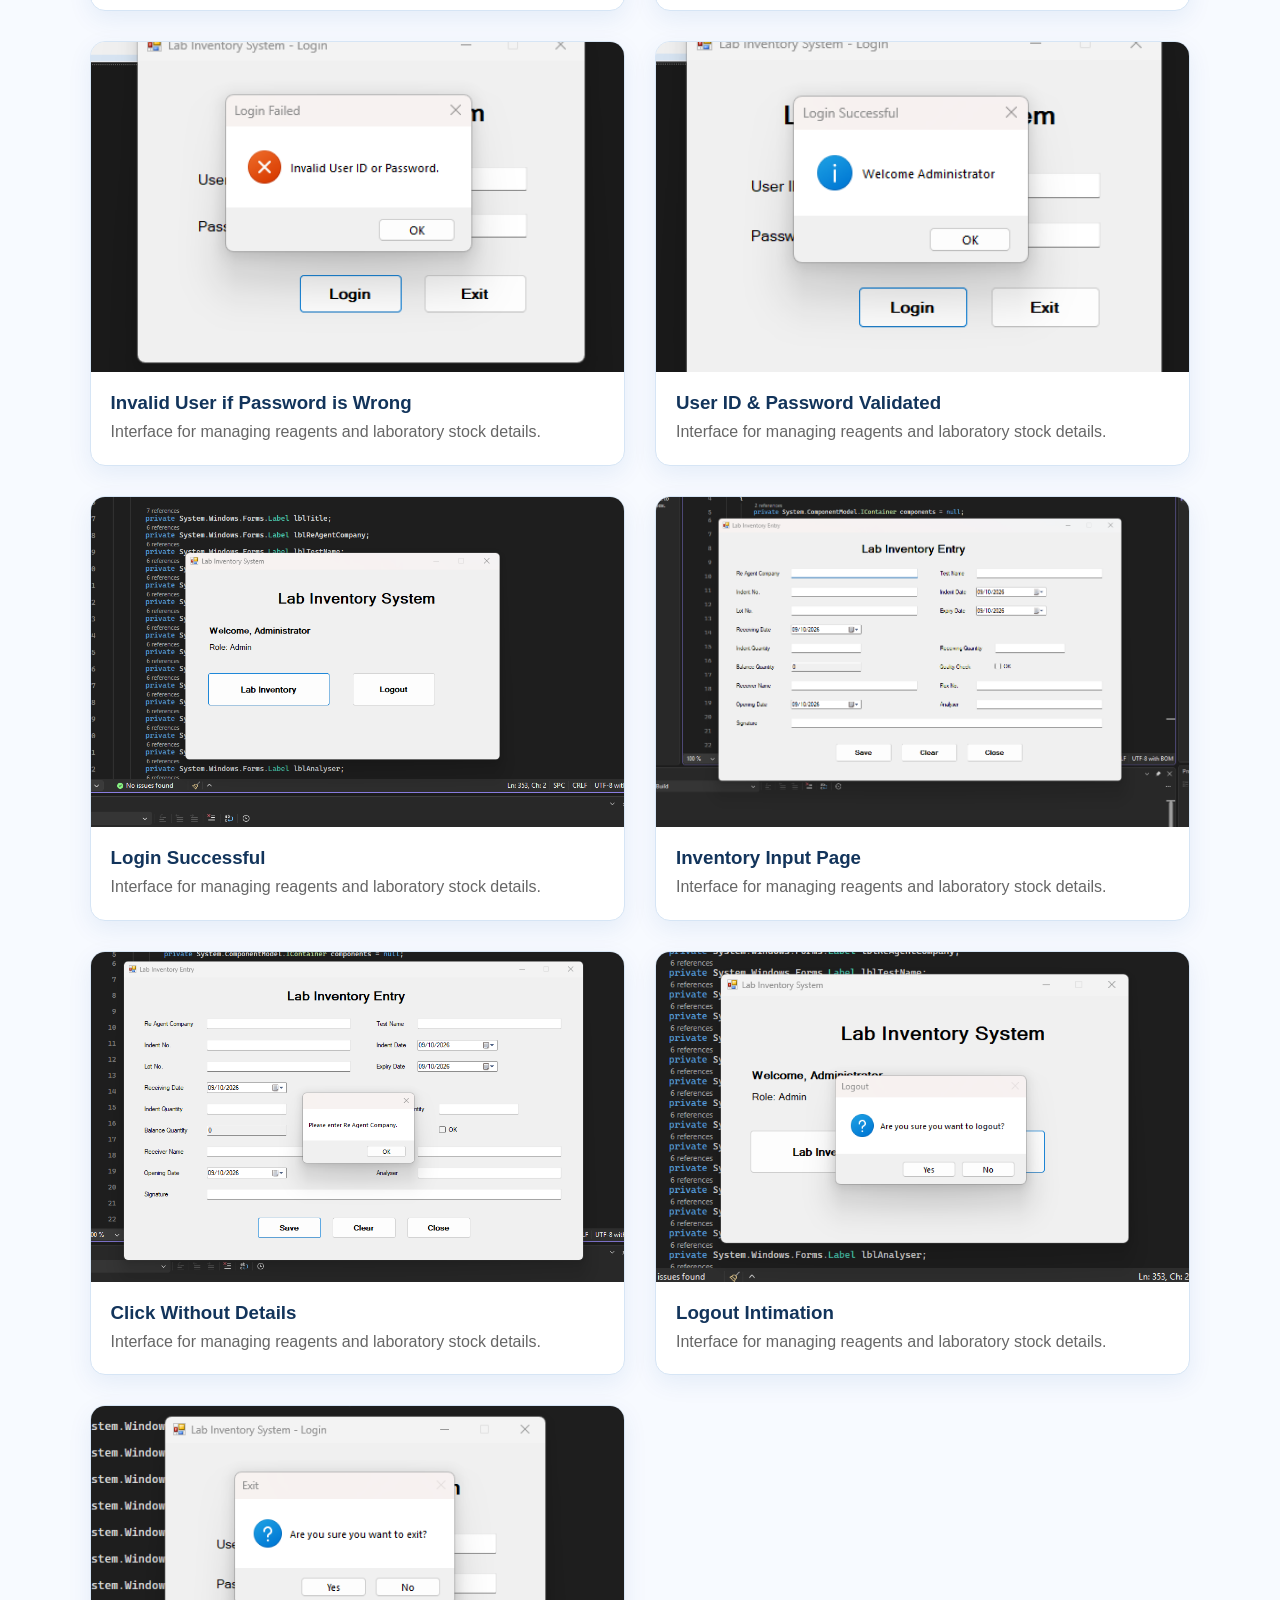
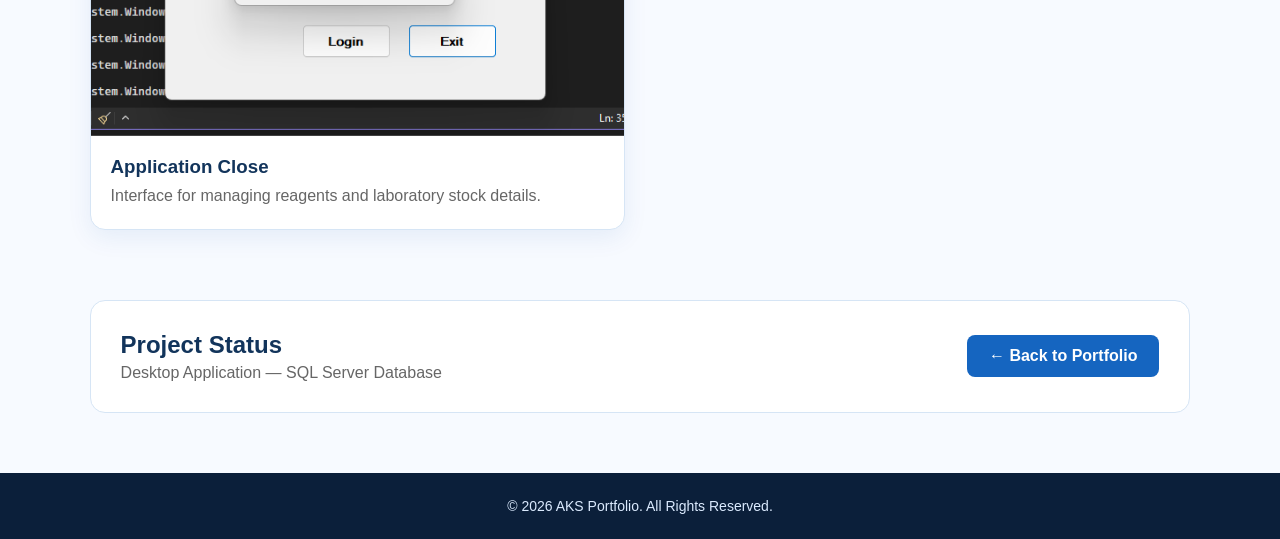
<file: projects/lab-inventory.html>
<!DOCTYPE html>
<html lang="en"><head><meta charset="utf-8"><meta name="viewport" content="width=device-width, initial-scale=1.0"><meta name="description" content="Amit Kumar - Teacher and Web Application Developer"><title>Lab Inventory System | AKS Portfolio</title><link rel="stylesheet" href="../assets/css/site.css"></head><body>
<header class="site-header">
    <div class="nav-container">
        <a class="logo" href="../index.html">AKS<span>.</span></a>
        <nav class="main-nav" aria-label="Main navigation">
            <a href="../index.html#home">Home</a>
            <a href="../index.html#about">About</a>
            <a href="../index.html#teaching">Learn</a>
            <a href="../index.html#skills">Skills</a>
            <a href="../index.html#projects">Projects</a>
            <a href="../index.html#services">Services</a>
            <a href="../index.html#contact">Contact</a>
        </nav>
        <a href="#contactModal" class="nav-button" id="openContactForm">Send Your Query</a>
        <div class="social-icons">
            <a href="https://github.com/aksoniweb" target="_blank" rel="noopener noreferrer" class="social-btn" aria-label="GitHub"><svg viewBox="0 0 24 24"><path fill="currentColor" d="M12 .9a11.1 11.1 0 0 0-3.5 21.6c.55.1.75-.24.75-.53v-2.1c-3.1.67-3.75-1.32-3.75-1.32-.5-1.28-1.24-1.62-1.24-1.62-1.01-.69.08-.68.08-.68 1.12.08 1.71 1.15 1.71 1.15 1 .1.76 2.08 3.08 1.58.1-.7.39-1.18.7-1.45-2.48-.28-5.09-1.24-5.09-5.51 0-1.22.44-2.22 1.15-3-.12-.28-.5-1.42.11-2.96 0 0 .94-.3 3.05 1.14a10.6 10.6 0 0 1 5.56 0c2.12-1.44 3.05-1.14 3.05-1.14.61 1.54.23 2.68.11 2.96.72.78 1.15 1.78 1.15 3 0 4.28-2.61 5.23-5.1 5.5.4.35.75 1.03.75 2.08v3.08c0 .3.2.65.77.54A11.1 11.1 0 0 0 12 .9Z" /></svg></a>
            <a href="https://in.linkedin.com/in/aksoniweb" target="_blank" rel="noopener noreferrer" class="social-btn" aria-label="LinkedIn"><svg viewBox="0 0 24 24"><path fill="currentColor" d="M20.45 2H3.55C2.69 2 2 2.68 2 3.52v16.96c0 .84.69 1.52 1.55 1.52h16.9c.86 0 1.55-.68 1.55-1.52V3.52c0-.84-.69-1.52-1.55-1.52ZM7.93 18.75H4.96V9.2h2.97v9.55ZM6.45 7.9a1.72 1.72 0 1 1 0-3.44 1.72 1.72 0 0 1 0 3.44Zm12.3 10.85h-2.96V14.1c0-1.11-.02-2.54-1.55-2.54-1.55 0-1.79 1.21-1.79 2.46v4.73H9.49V9.2h2.84v1.3h.04c.4-.75 1.36-1.54 2.8-1.54 3 0 3.58 1.98 3.58 4.55v5.24Z" /></svg></a>
        </div>
    </div>
</header><main><section class="project-details-section">

    <div class="project-details-header">
        <a href="../index.html#projects" class="back-button">← Back to Projects</a>

        <p class="project-category">DESKTOP APPLICATION</p>

        <h1>Lab Inventory <span>System</span></h1>

        <p class="project-subtitle">Laboratory Inventory Management System</p>

        <p class="project-description">
            Lab Inventory System is a C# Windows Forms application developed to manage
            laboratory inventory, reagents, companies, test names, indent details,
            lot numbers, expiry dates, received quantities, stock balances and quality checks.
        </p>

        <div class="technology-list">
            <span>C#</span>
            <span>.NET Windows Forms</span>
            <span>SQL Server</span>
            <span>ADO.NET</span>
        </div>
    </div>

    <div class="project-info-grid">

        <div class="project-info-card">
            <h2>Project Overview</h2>
            <p>
                The application helps manage laboratory stock information in a centralized
                system. It supports recording inventory details, tracking received quantities
                and balances, and maintaining reagent and test information.
            </p>
        </div>

        <div class="project-info-card">
            <h2>Key Features</h2>
            <ul>
                <li>User Login</li>
                <li>Main Dashboard</li>
                <li>Laboratory Inventory Management</li>
                <li>Reagent and Company Details</li>
                <li>Test Name Management</li>
                <li>Indent Number and Date</li>
                <li>Lot Number and Expiry Tracking</li>
                <li>Received Quantity and Stock Balance</li>
                <li>Quality Check Status</li>
                <li>SQL Server Database Integration</li>
            </ul>
        </div>

    </div>

    <div class="screenshots-section">

        <div class="section-heading">
            <p>PROJECT SHOWCASE</p>
            <h2>Application <span>Screenshots</span></h2>
            <div class="heading-line"></div>
        </div>

        <div class="screenshot-grid">

            <div class="screenshot-card">
                <img src="../assets/images/labinventory/login.png" alt="Lab Inventory System Login" />
                <h3>Login Screen</h3>
                <p>Login interface for secure application access.</p>
            </div>

            <div class="screenshot-card">
                <img src="../assets/images/labinventory/enter-user.png" alt="Enter User ID & Password" />
                <h3>Enter User ID & Password</h3>
                <p>Main screen for accessing laboratory inventory functions.</p>
            </div>

            <div class="screenshot-card">
                <img src="../assets/images/labinventory/invalid-user.png" alt="Wrong Password " />
                <h3>Invalid User if Password is Wrong</h3>
                <p>Interface for managing reagents and laboratory stock details.</p>
            </div>
            <div class="screenshot-card">
                <img src="../assets/images/labinventory/welcome-admin.png" alt="User ID & Password Validated" />
                <h3>User ID & Password Validated</h3>
                <p>Interface for managing reagents and laboratory stock details.</p>
            </div>
            <div class="screenshot-card">
                <img src="../assets/images/labinventory/welcome-page.png" alt="Login Successful" />
                <h3>Login Successful</h3>
                <p>Interface for managing reagents and laboratory stock details.</p>
            </div>
            <div class="screenshot-card">
                <img src="../assets/images/labinventory/inventory-page.png" alt="Inventory Input Page" />
                <h3>Inventory Input Page</h3>
                <p>Interface for managing reagents and laboratory stock details.</p>
            </div>
            <div class="screenshot-card">
                <img src="../assets/images/labinventory/inventory-validation.png" alt="Click Without Details" />
                <h3>Click Without Details</h3>
                <p>Interface for managing reagents and laboratory stock details.</p>
            </div>
            <div class="screenshot-card">
                <img src="../assets/images/labinventory/logout-validation.png" alt="Logout Intimation" />
                <h3>Logout Intimation</h3>
                <p>Interface for managing reagents and laboratory stock details.</p>
            </div>
            <div class="screenshot-card">
                <img src="../assets/images/labinventory/app-close.png" alt="Application Close" />
                <h3>Application Close</h3>
                <p>Interface for managing reagents and laboratory stock details.</p>
            </div>

        </div>

    </div>

    <div class="project-footer">

        <div>
            <h2>Project Status</h2>
            <p>Desktop Application — SQL Server Database</p>
        </div>

        <a href="../index.html#projects" class="back-project-button">
            ← Back to Portfolio
        </a>

    </div>

</section></main><footer class="site-footer"><p>© <span id="currentYear">2026</span> AKS Portfolio. All Rights Reserved.</p></footer>
<div id="contactModal" class="contact-modal" aria-hidden="true"><div class="contact-modal-content" role="dialog" aria-modal="true" aria-labelledby="contactTitle"><div class="contact-modal-header"><h2 id="contactTitle">Let's Talk</h2><button type="button" id="closeContactForm" class="contact-close" aria-label="Close">&times;</button></div><p class="contact-intro">Tell me about your project or requirement.</p><iframe id="googleContactForm" src="https://docs.google.com/forms/d/e/1FAIpQLSfGfaDhDepXEIy7cKDnUbAyd3QiJEzhpix00Po0ZTDi99M7-g/viewform?embedded=true" width="640" height="858" frameborder="0" marginheight="0" marginwidth="0" title="Contact Amit - AKS Portfolio" loading="lazy"></iframe></div></div>
<script src="../assets/js/site.js"></script></body></html>
</file>
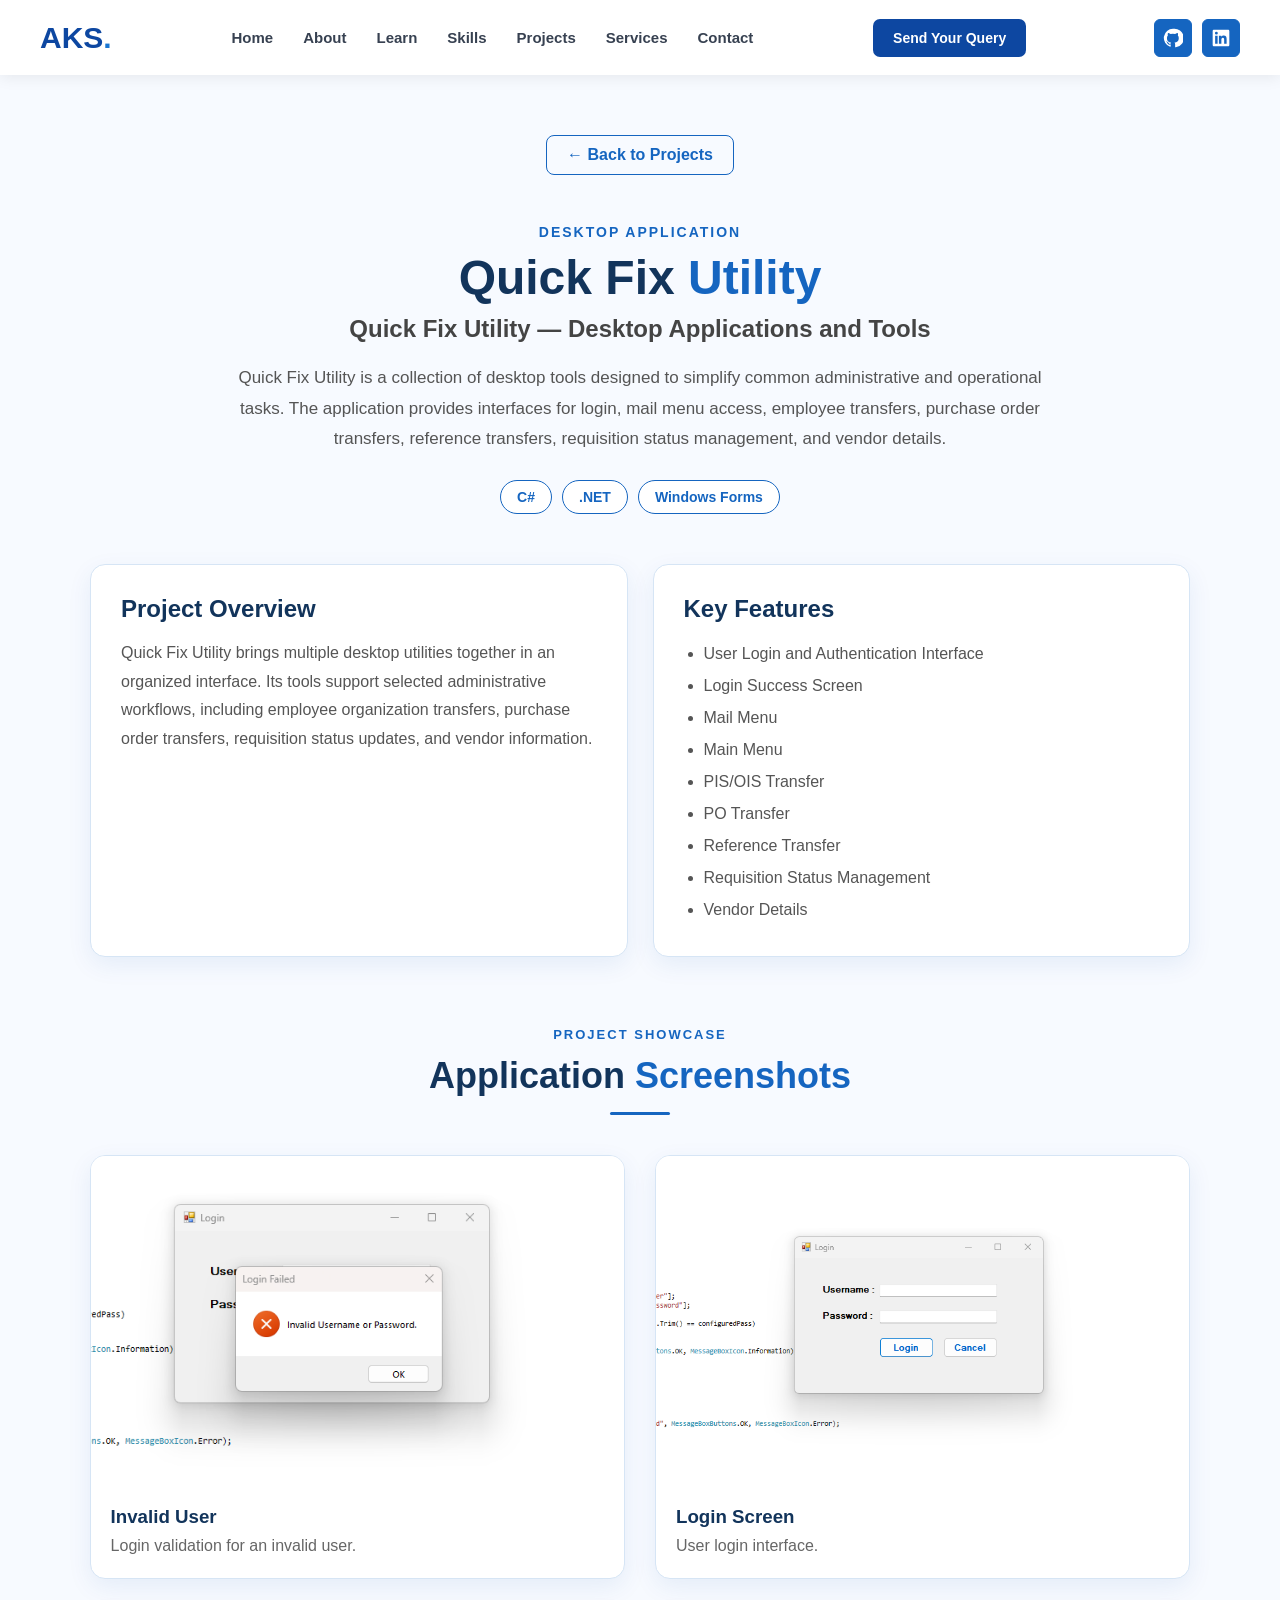
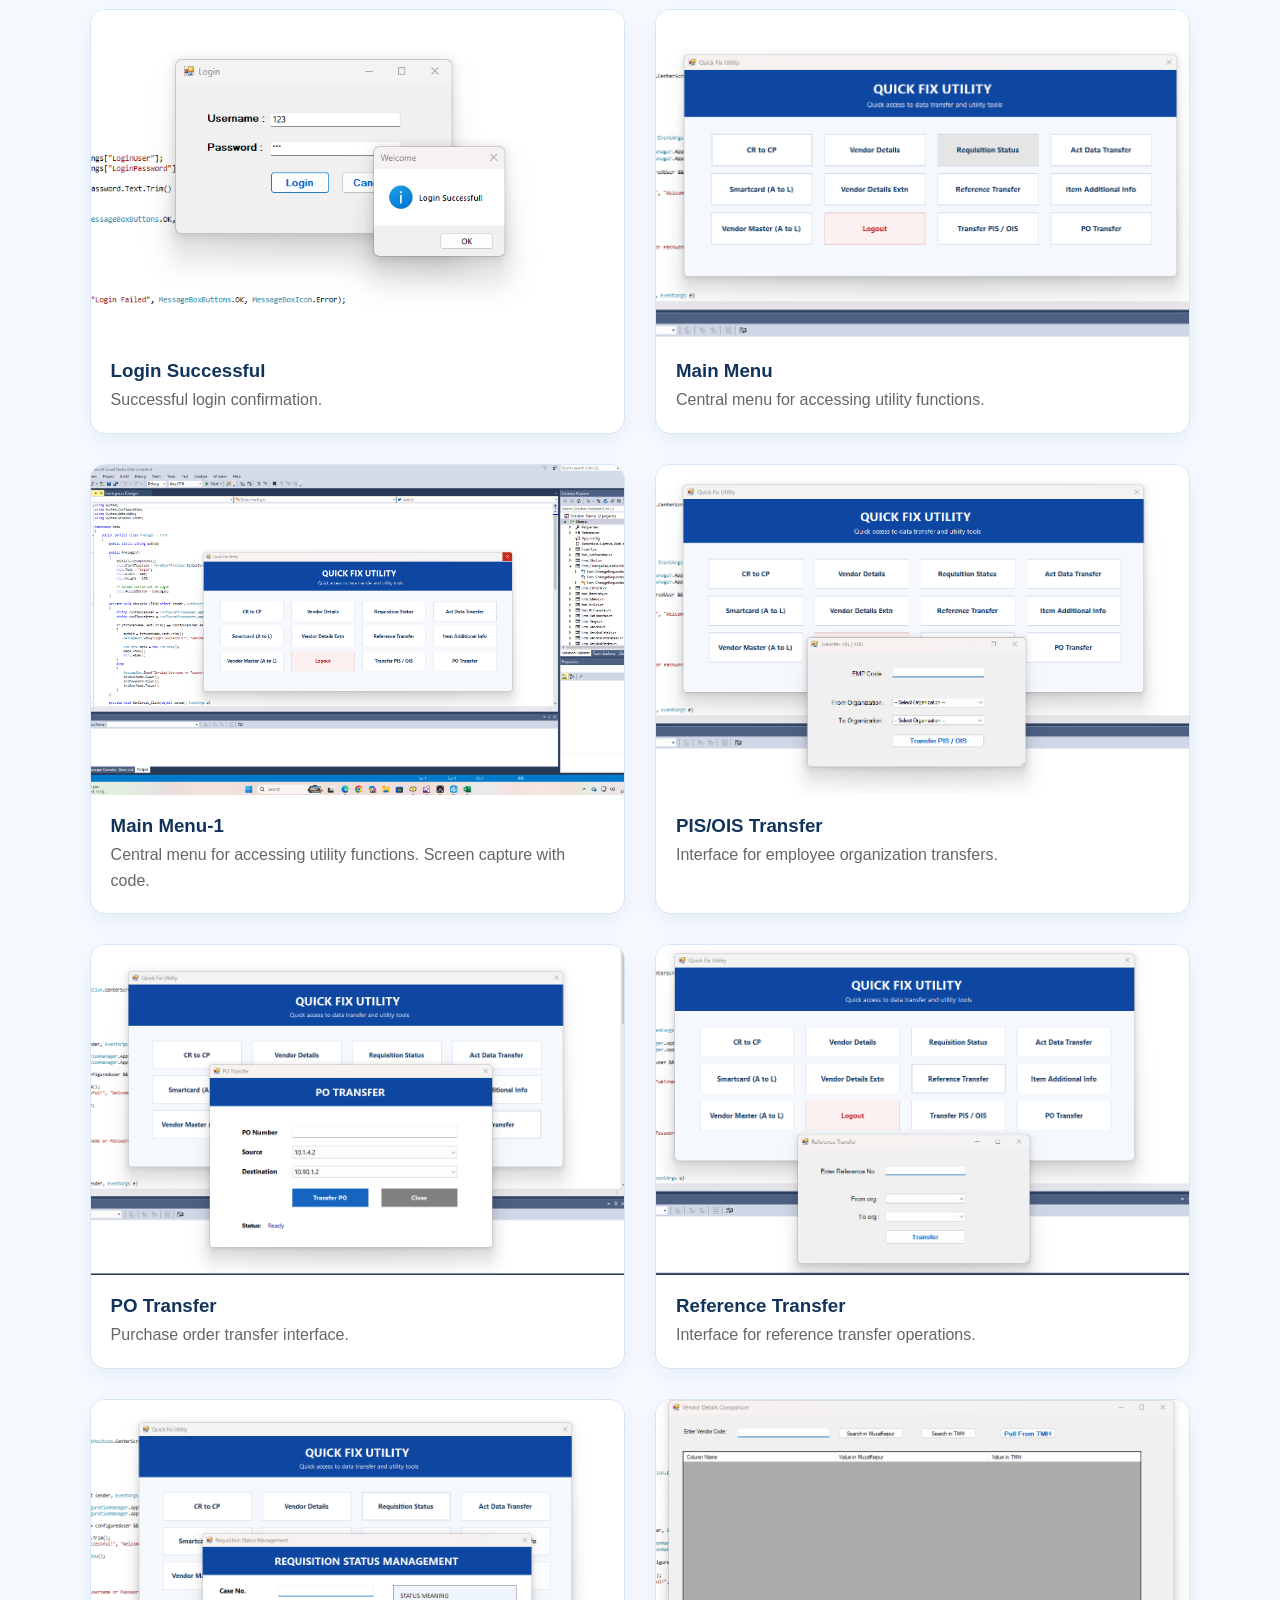
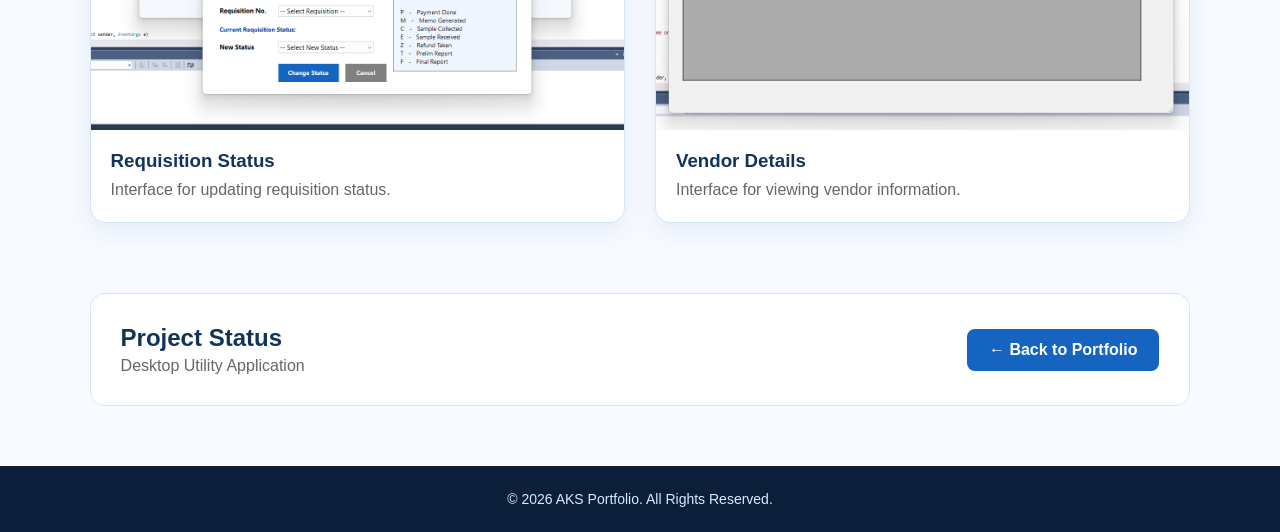
<file: projects/quick-fix-utility.html>
<!DOCTYPE html>
<html lang="en"><head><meta charset="utf-8"><meta name="viewport" content="width=device-width, initial-scale=1.0"><meta name="description" content="Amit Kumar - Teacher and Web Application Developer"><title>Quick Fix Utility | AKS Portfolio</title><link rel="stylesheet" href="../assets/css/site.css"></head><body>
<header class="site-header">
    <div class="nav-container">
        <a class="logo" href="../index.html">AKS<span>.</span></a>
        <nav class="main-nav" aria-label="Main navigation">
            <a href="../index.html#home">Home</a>
            <a href="../index.html#about">About</a>
            <a href="../index.html#teaching">Learn</a>
            <a href="../index.html#skills">Skills</a>
            <a href="../index.html#projects">Projects</a>
            <a href="../index.html#services">Services</a>
            <a href="../index.html#contact">Contact</a>
        </nav>
        <a href="#contactModal" class="nav-button" id="openContactForm">Send Your Query</a>
        <div class="social-icons">
            <a href="https://github.com/aksoniweb" target="_blank" rel="noopener noreferrer" class="social-btn" aria-label="GitHub"><svg viewBox="0 0 24 24"><path fill="currentColor" d="M12 .9a11.1 11.1 0 0 0-3.5 21.6c.55.1.75-.24.75-.53v-2.1c-3.1.67-3.75-1.32-3.75-1.32-.5-1.28-1.24-1.62-1.24-1.62-1.01-.69.08-.68.08-.68 1.12.08 1.71 1.15 1.71 1.15 1 .1.76 2.08 3.08 1.58.1-.7.39-1.18.7-1.45-2.48-.28-5.09-1.24-5.09-5.51 0-1.22.44-2.22 1.15-3-.12-.28-.5-1.42.11-2.96 0 0 .94-.3 3.05 1.14a10.6 10.6 0 0 1 5.56 0c2.12-1.44 3.05-1.14 3.05-1.14.61 1.54.23 2.68.11 2.96.72.78 1.15 1.78 1.15 3 0 4.28-2.61 5.23-5.1 5.5.4.35.75 1.03.75 2.08v3.08c0 .3.2.65.77.54A11.1 11.1 0 0 0 12 .9Z" /></svg></a>
            <a href="https://in.linkedin.com/in/aksoniweb" target="_blank" rel="noopener noreferrer" class="social-btn" aria-label="LinkedIn"><svg viewBox="0 0 24 24"><path fill="currentColor" d="M20.45 2H3.55C2.69 2 2 2.68 2 3.52v16.96c0 .84.69 1.52 1.55 1.52h16.9c.86 0 1.55-.68 1.55-1.52V3.52c0-.84-.69-1.52-1.55-1.52ZM7.93 18.75H4.96V9.2h2.97v9.55ZM6.45 7.9a1.72 1.72 0 1 1 0-3.44 1.72 1.72 0 0 1 0 3.44Zm12.3 10.85h-2.96V14.1c0-1.11-.02-2.54-1.55-2.54-1.55 0-1.79 1.21-1.79 2.46v4.73H9.49V9.2h2.84v1.3h.04c.4-.75 1.36-1.54 2.8-1.54 3 0 3.58 1.98 3.58 4.55v5.24Z" /></svg></a>
        </div>
    </div>
</header><main><section class="project-details-section">

    <div class="project-details-header">
        <a href="../index.html#projects" class="back-button">← Back to Projects</a>

        <p class="project-category">DESKTOP APPLICATION</p>

        <h1>Quick Fix <span>Utility</span></h1>

        <p class="project-subtitle">Quick Fix Utility — Desktop Applications and Tools</p>

        <p class="project-description">
            Quick Fix Utility is a collection of desktop tools designed to simplify
            common administrative and operational tasks. The application provides
            interfaces for login, mail menu access, employee transfers, purchase
            order transfers, reference transfers, requisition status management,
            and vendor details.
        </p>

        <div class="technology-list">
            <span>C#</span>
            <span>.NET</span>
            <span>Windows Forms</span>
        </div>
    </div>

    <div class="project-info-grid">

        <div class="project-info-card">
            <h2>Project Overview</h2>
            <p>
                Quick Fix Utility brings multiple desktop utilities together in
                an organized interface. Its tools support selected administrative
                workflows, including employee organization transfers, purchase
                order transfers, requisition status updates, and vendor information.
            </p>
        </div>

        <div class="project-info-card">
            <h2>Key Features</h2>
            <ul>
                <li>User Login and Authentication Interface</li>
                <li>Login Success Screen</li>
                <li>Mail Menu</li>
                <li>Main Menu</li>
                <li>PIS/OIS Transfer</li>
                <li>PO Transfer</li>
                <li>Reference Transfer</li>
                <li>Requisition Status Management</li>
                <li>Vendor Details</li>
            </ul>
        </div>

    </div>

    <div class="screenshots-section">

        <div class="section-heading">
            <p>PROJECT SHOWCASE</p>
            <h2>Application <span>Screenshots</span></h2>
            <div class="heading-line"></div>
        </div>

        <div class="screenshot-grid">

            <div class="screenshot-card">
                <img src="../assets/images/quickfixutility/invalid-user.png" alt="Invalid User Login Validation" />
                <h3>Invalid User</h3>
                <p>Login validation for an invalid user.</p>
            </div>

            <div class="screenshot-card">
                <img src="../assets/images/quickfixutility/Login.png" alt="Quick Fix Utility Login Screen" />
                <h3>Login Screen</h3>
                <p>User login interface.</p>
            </div>

            <div class="screenshot-card">
                <img src="../assets/images/quickfixutility/login-successful.png" alt="Login Successful" />
                <h3>Login Successful</h3>
                <p>Successful login confirmation.</p>
            </div>

            
            <div class="screenshot-card">
                <img src="../assets/images/quickfixutility/main-menu.png" alt="Quick Fix Utility Main Menu" />
                <h3>Main Menu</h3>
                <p>Central menu for accessing utility functions.</p>
            </div>

            <div class="screenshot-card">
                <img src="../assets/images/quickfixutility/main-menu1.png" alt="Quick Fix Utility Main Menu" />
                <h3>Main Menu-1</h3>
                <p>Central menu for accessing utility functions. Screen capture with code.</p>
            </div>

            <div class="screenshot-card">
                <img src="../assets/images/quickfixutility/pisois-transfer.png" alt="PIS OIS Transfer" />
                <h3>PIS/OIS Transfer</h3>
                <p>Interface for employee organization transfers.</p>
            </div>

            <div class="screenshot-card">
                <img src="../assets/images/quickfixutility/po-transfer.png" alt="Purchase Order Transfer" />
                <h3>PO Transfer</h3>
                <p>Purchase order transfer interface.</p>
            </div>

            <div class="screenshot-card">
                <img src="../assets/images/quickfixutility/referance-transfer.png" alt="Reference Transfer" />
                <h3>Reference Transfer</h3>
                <p>Interface for reference transfer operations.</p>
            </div>

            <div class="screenshot-card">
                <img src="../assets/images/quickfixutility/requisition-status.png" alt="Requisition Status Management" />
                <h3>Requisition Status</h3>
                <p>Interface for updating requisition status.</p>
            </div>

            <div class="screenshot-card">
                <img src="../assets/images/quickfixutility/vendor-details.png" alt="Vendor Details" />
                <h3>Vendor Details</h3>
                <p>Interface for viewing vendor information.</p>
            </div>

        </div>

    </div>

    <div class="project-footer">

        <div>
            <h2>Project Status</h2>
            <p>Desktop Utility Application</p>
        </div>

        <a href="../index.html#projects" class="back-project-button">
            ← Back to Portfolio
        </a>

    </div>

</section></main><footer class="site-footer"><p>© <span id="currentYear">2026</span> AKS Portfolio. All Rights Reserved.</p></footer>
<div id="contactModal" class="contact-modal" aria-hidden="true"><div class="contact-modal-content" role="dialog" aria-modal="true" aria-labelledby="contactTitle"><div class="contact-modal-header"><h2 id="contactTitle">Let's Talk</h2><button type="button" id="closeContactForm" class="contact-close" aria-label="Close">&times;</button></div><p class="contact-intro">Tell me about your project or requirement.</p><iframe id="googleContactForm" src="https://docs.google.com/forms/d/e/1FAIpQLSfGfaDhDepXEIy7cKDnUbAyd3QiJEzhpix00Po0ZTDi99M7-g/viewform?embedded=true" width="640" height="858" frameborder="0" marginheight="0" marginwidth="0" title="Contact Amit - AKS Portfolio" loading="lazy"></iframe></div></div>
<script src="../assets/js/site.js"></script></body></html>
</file>
<file: assets/css/site.css>
html {
    scroll-behavior: smooth;
}

body {
    margin: 0;
    font-family: Arial, Helvetica, sans-serif;
    color: #1f2937;
    background: #ffffff;
}

a {
    text-decoration: none;
}

/* =========================
   HEADER
   ========================= */

.site-header {
    position: sticky;
    top: 0;
    z-index: 1000;
    background: white;
    box-shadow: 0 2px 15px rgba(0, 0, 0, 0.08);
}

.nav-container {
    max-width: 1200px;
    height: 75px;
    margin: auto;
    padding: 0 25px;
    display: flex;
    align-items: center;
    justify-content: space-between;
}

.logo {
    font-size: 30px;
    font-weight: 800;
    color: #0d47a1;
}

    .logo span {
        color: #1976d2;
    }

.main-nav {
    display: flex;
    align-items: center;
    gap: 30px;
}

    .main-nav a {
        color: #374151;
        font-size: 15px;
        font-weight: 600;
        transition: 0.3s;
    }

        .main-nav a:hover {
            color: #1565c0;
        }

.nav-button {
    display: inline-block;
    padding: 11px 20px;
    border-radius: 7px;
    background: #0d47a1;
    color: white;
    font-size: 14px;
    font-weight: bold;
    transition: 0.3s;
}

    .nav-button:hover {
        background: #1565c0;
        color: white;
    }

.social-icons {
    display: flex;
    align-items: center;
    gap: 10px;
    margin-left: 8px;
}

.social-btn {
    display: inline-flex;
    width: 38px;
    height: 38px;
    margin: 0;
    padding: 0;
    align-items: center;
    justify-content: center;
    background: #1565c0;
    color: white;
    border: 1px solid #1565c0;
    border-radius: 6px;
    box-sizing: border-box;
}

    .social-btn:hover {
        background: #0d47a1;
        color: white;
    }

    .social-btn svg {
        width: 20px;
        height: 20px;
    }

/* =========================
   HERO SECTION
   ========================= */

.hero-section {
    min-height: 620px;
    display: flex;
    align-items: center;
    justify-content: space-between;
    gap: 60px;
    padding: 80px 9%;
    box-sizing: border-box;
    background: linear-gradient(135deg, #0d47a1, #1565c0, #1976d2);
    color: white;
}

.hero-content {
    max-width: 650px;
}

.hero-small-text {
    font-size: 14px;
    font-weight: bold;
    letter-spacing: 3px;
    margin-bottom: 20px;
}

.hero-content h1 {
    font-size: 58px;
    margin: 0;
    line-height: 1.1;
}

    .hero-content h1 span {
        color: #90caf9;
    }

.hero-content h2 {
    font-size: 32px;
    margin: 18px 0;
    font-weight: 500;
}

.hero-description {
    font-size: 20px;
    line-height: 1.7;
    max-width: 600px;
    font-family: Bahnschrift, "Segoe UI", Arial, sans-serif;
}

.hero-buttons {
    display: flex;
    gap: 15px;
    margin-top: 35px;
    flex-wrap: wrap;
}

.btn-primary,
.btn-secondary {
    display: inline-block;
    padding: 14px 25px;
    border-radius: 8px;
    font-weight: bold;
    transition: 0.3s;
}

.btn-primary {
    background: white;
    color: #0d47a1;
}

    .btn-primary:hover {
        transform: translateY(-3px);
    }

.btn-secondary {
    border: 2px solid white;
    color: white;
}

    .btn-secondary:hover {
        background: white;
        color: #0d47a1;
    }

.hero-card {
    width: 330px;
    padding: 45px 30px;
    text-align: center;
    border-radius: 20px;
    background: rgba(255, 255, 255, 0.12);
    border: 1px solid rgba(255, 255, 255, 0.25);
    box-sizing: border-box;
}



/* PROFILE IMAGE */
.profile-image {
    width: 200px;
    height: 240px;
    margin: 0 auto 25px;
    padding: 5px;
    border-radius: 22px;
    background: #ffffff;
    box-shadow: 0 8px 25px rgba(13, 71, 161, 0.25);
    box-sizing: border-box;
    overflow: hidden;
}

.profile-image img {
    width: 100%;
    height: 100%;
    object-fit: cover;
    object-position: center;
    display: block;
    border-radius: 18px;
}


.hero-card h3 {
    font-size: 25px;
    margin: 10px 0;
}

.hero-card p {
    margin-bottom: 25px;
}

.hero-tech {
    display: flex;
    gap: 10px;
    flex-wrap: wrap;
    margin-top: 30px;
}

    .hero-tech span {
        padding: 8px 14px;
        border: 1px solid rgba(255, 255, 255, 0.35);
        border-radius: 20px;
        font-size: 12px;
    }

.hero-card-line {
    width: 60px;
    height: 2px;
    margin: 25px auto;
    background: rgba(255, 255, 255, 0.5);
}

.hero-card-info {
    display: flex;
    flex-direction: column;
    gap: 12px;
    font-size: 13px;
}

/* =========================
   COMMON SECTIONS
   ========================= */

section:not(.hero-section):not(.project-details-section) {
    padding: 90px 9%;
}

.section-heading {
    text-align: center;
    max-width: 750px;
    margin: 0 auto 50px;
}

    .section-heading p {
        color: #1565c0;
        font-size: 13px;
        font-weight: bold;
        letter-spacing: 3px;
    }

    .section-heading h2 {
        font-size: 38px;
        margin: 12px 0;
        color: #111827;
    }

/* =========================
   ABOUT SECTION
   ========================= */

.about-section {
    background: #f8fafc;
}

.about-container {
    max-width: 1200px;
    margin: auto;
    display: grid;
    grid-template-columns: 1.2fr 0.8fr;
    gap: 70px;
    align-items: center;
}

.about-intro .about-label {
    color: #1565c0;
    font-size: 13px;
    font-weight: bold;
    letter-spacing: 3px;
    margin-bottom: 15px;
}

.about-intro h2 {
    font-size: 38px;
    line-height: 1.25;
    color: #111827;
    margin: 0 0 25px;
}

.about-intro p {
    font-size: 17px;
    line-height: 1.8;
    color: #6b7280;
}

.about-details {
    display: flex;
    flex-direction: column;
    gap: 18px;
}

.about-detail-card {
    display: flex;
    align-items: center;
    gap: 20px;
    padding: 22px;
    background: white;
    border-radius: 14px;
    border: 1px solid #e5e7eb;
    box-shadow: 0 5px 20px rgba(0, 0, 0, 0.05);
}

.about-detail-icon {
    min-width: 60px;
    height: 60px;
    display: flex;
    align-items: center;
    justify-content: center;
    border-radius: 12px;
    background: #e3f2fd;
    color: #0d47a1;
    font-size: 12px;
    font-weight: bold;
}

.about-detail-card h3 {
    margin: 0 0 6px;
    color: #111827;
}

.about-detail-card p {
    margin: 0;
    color: #6b7280;
    line-height: 1.5;
    font-size: 14px;
}

.stats-container {
    max-width: 1200px;
    margin: 70px auto 0;
    display: grid;
    grid-template-columns: repeat(4, 1fr);
    border-radius: 15px;
    overflow: hidden;
    box-shadow: 0 8px 30px rgba(0, 0, 0, 0.08);
}

.stat-box {
    padding: 30px 20px;
    text-align: center;
    background: white;
    border-right: 1px solid #e5e7eb;
}

    .stat-box:last-child {
        border-right: none;
    }

    .stat-box strong {
        display: block;
        color: #0d47a1;
        font-size: 25px;
        margin-bottom: 8px;
    }

    .stat-box span {
        color: #6b7280;
        font-size: 13px;
    }

/* =========================
   SKILLS SECTION
   ========================= */

.skills-grid {
    display: grid;
    grid-template-columns: repeat(4, 1fr);
    gap: 25px;
    max-width: 1200px;
    margin: auto;
}

.skill-card {
    position: relative;
    padding: 30px;
    background: white;
    border-radius: 15px;
    border: 1px solid #e5e7eb;
    box-shadow: 0 8px 30px rgba(0, 0, 0, 0.06);
    transition: 0.3s;
}

    .skill-card:hover {
        transform: translateY(-7px);
    }

    .skill-card h3 {
        color: #0d47a1;
        margin-top: 0;
        font-size: 21px;
        margin-bottom: 10px;
    }

    .skill-card p {
        min-height: 75px;
        line-height: 1.6;
        color: #6b7280;
    }

.skill-icon {
    width: 55px;
    height: 55px;
    display: flex;
    align-items: center;
    justify-content: center;
    margin-bottom: 20px;
    border-radius: 12px;
    background: #e3f2fd;
    color: #0d47a1;
    font-size: 12px;
    font-weight: bold;
}

.skill-level {
    width: 100%;
    height: 6px;
    margin-top: 20px;
    border-radius: 10px;
    background: #e5e7eb;
    overflow: hidden;
}

    .skill-level span {
        display: block;
        height: 100%;
        border-radius: 10px;
        background: linear-gradient(90deg, #0d47a1, #1976d2);
    }

.skill-card small {
    display: block;
    margin-top: 10px;
    color: #1565c0;
    font-weight: bold;
    font-size: 12px;
}

/* =========================
   PROJECTS SECTION
   ========================= */

.projects-section {
    background: #f8fafc;
}

.projects-grid {
    display: grid;
    grid-template-columns: repeat(4, 1fr);
    gap: 25px;
    max-width: 1200px;
    margin: auto;
}

.project-card {
    position: relative;
    padding: 30px;
    background: white;
    border-radius: 15px;
    box-shadow: 0 8px 30px rgba(0, 0, 0, 0.08);
    transition: 0.3s;
}

    .project-card:hover {
        transform: translateY(-7px);
    }

.project-top {
    display: flex;
    align-items: center;
    justify-content: space-between;
    gap: 15px;
    margin-bottom: 20px;
}

.project-icon {
    width: 65px;
    height: 65px;
    display: flex;
    align-items: center;
    justify-content: center;
    margin-bottom: 20px;
    border-radius: 12px;
    background: #e3f2fd;
    color: #0d47a1;
    font-weight: bold;
}

.project-type {
    font-size: 10px;
    font-weight: bold;
    letter-spacing: 1px;
    color: #1565c0;
    text-align: right;
}

.project-card h3 {
    color: #0d47a1;
    font-size: 22px;
    margin-top: 0;
    margin-bottom: 12px;
}

.project-card p {
    min-height: 105px;
    line-height: 1.6;
    color: #6b7280;
}

.project-tags {
    display: flex;
    justify-content: flex-start;
    gap: 8px;
    flex-wrap: wrap;
    margin-top: 20px;
}

    .project-tags span {
        padding: 7px 12px;
        border-radius: 20px;
        font-size: 12px;
        font-weight: bold;
        background: #e3f2fd;
        color: #1565c0;
    }

.project-card-link {
    display: block;
    text-decoration: none;
    color: inherit;
    cursor: pointer;
}

    .project-card-link:hover {
        text-decoration: none;
        color: inherit;
    }

        .project-card-link:hover h3 {
            color: #1565c0;
        }

/* =========================
   SERVICES SECTION
   ========================= */

.services-section {
    background: white;
}

.services-grid {
    display: grid;
    grid-template-columns: repeat(2, 1fr);
    gap: 25px;
    max-width: 1100px;
    margin: auto;
}

.service-card {
    padding: 35px;
    border-radius: 15px;
    background: #f8fafc;
    border: 1px solid #e5e7eb;
    transition: 0.3s;
}

    .service-card:hover {
        transform: translateY(-7px);
        box-shadow: 0 10px 30px rgba(0, 0, 0, 0.08);
    }

.service-number {
    font-size: 14px;
    font-weight: bold;
    color: #1565c0;
    margin-bottom: 20px;
}

.service-card h3 {
    color: #111827;
    margin-bottom: 12px;
}

.service-card p {
    color: #6b7280;
    line-height: 1.7;
}

.service-tech {
    margin-top: 22px;
    padding-top: 15px;
    border-top: 1px solid #e5e7eb;
    color: #1565c0;
    font-size: 12px;
    font-weight: bold;
    line-height: 1.6;
}

/* =========================
   CONTACT SECTION
   ========================= */

.contact-section {
    text-align: center;
    background: linear-gradient(135deg, #0d47a1, #1565c0);
    color: white;
}

    .contact-section .section-heading p,
    .contact-section .section-heading h2 {
        color: white;
    }

.contact-content {
    max-width: 650px;
    margin: auto;
}

    .contact-content p {
        font-size: 18px;
        line-height: 1.7;
        margin-bottom: 30px;
    }

.contact-section .contact-intro {
    max-width: 700px;
    margin: 0 auto 35px;
    color: #ffffff;
    font-size: 20px;
    font-family: Bahnschrift, "Segoe UI", Arial, sans-serif;
}

.contact-details {
    max-width: 650px;
    margin: 0 auto 35px;
    display: grid;
    grid-template-columns: repeat(2, 1fr);
    gap: 20px;
}

.contact-item {
    display: flex;
    align-items: center;
    gap: 15px;
    padding: 20px;
    text-align: left;
    border-radius: 12px;
    background: rgba(255, 255, 255, 0.12);
    border: 1px solid rgba(255, 255, 255, 0.2);
}

.contact-icon {
    min-width: 55px;
    height: 55px;
    display: flex;
    align-items: center;
    justify-content: center;
    border-radius: 10px;
    background: white;
    color: #0d47a1;
    font-size: 10px;
    font-weight: bold;
}

.contact-item strong {
    display: block;
    margin-bottom: 5px;
}

.contact-item span {
    display: block;
    font-size: 14px;
    opacity: 0.9;
}

.contact-button {
    margin-top: 10px;
}

/* =========================
   FOOTER
   ========================= */

.site-footer {
    padding: 25px;
    text-align: center;
    background: #0b1f3a;
    color: #dbeafe;
}

    .site-footer p {
        margin: 0;
        font-size: 14px;
    }

/* =========================
   RESPONSIVE DESIGN
   ========================= */

@media (max-width: 1000px) {
    .hero-section {
        flex-direction: column;
        text-align: center;
    }

    .hero-buttons {
        justify-content: center;
    }

    .skills-grid,
    .projects-grid {
        grid-template-columns: repeat(2, 1fr);
    }
}

@media (max-width: 900px) {
    .about-container {
        grid-template-columns: 1fr;
        gap: 40px;
    }

    .stats-container {
        grid-template-columns: repeat(2, 1fr);
    }

    .stat-box:nth-child(2) {
        border-right: none;
    }

    .stat-box:nth-child(1),
    .stat-box:nth-child(2) {
        border-bottom: 1px solid #e5e7eb;
    }
}

@media (max-width: 700px) {
    .nav-container {
        height: auto;
        padding: 18px 20px;
        flex-wrap: wrap;
        gap: 15px;
    }

    .main-nav {
        order: 3;
        width: 100%;
        justify-content: center;
        gap: 15px;
        flex-wrap: wrap;
    }

    .nav-button {
        display: inline-block;
    }

    .services-grid {
        grid-template-columns: 1fr;
    }
}

@media (max-width: 650px) {
    .contact-details {
        grid-template-columns: 1fr;
    }
}

@media (max-width: 600px) {
    .hero-section {
        padding: 60px 6%;
    }

    .hero-content h1 {
        font-size: 40px;
    }

    .hero-content h2 {
        font-size: 25px;
    }

    .hero-card {
        width: 100%;
        max-width: 330px;
    }

    section:not(.hero-section):not(.project-details-section) {
        padding: 65px 6%;
    }

    .section-heading h2 {
        font-size: 30px;
    }

    .skills-grid,
    .projects-grid {
        grid-template-columns: 1fr;
    }

    .project-top {
        align-items: flex-start;
    }

    .project-card p {
        min-height: auto;
    }
}

@media (max-width: 500px) {
    .about-intro h2 {
        font-size: 30px;
    }

    .stats-container {
        grid-template-columns: 1fr;
    }

    .stat-box {
        border-right: none;
        border-bottom: 1px solid #e5e7eb;
    }

        .stat-box:last-child {
            border-bottom: none;
        }
}

/* ================================
   PROJECT DETAILS PAGE
   ================================ */

.project-details-section {
    padding: 60px 7%;
    background: #f7faff;
}

.project-details-header {
    max-width: 1000px;
    margin: 0 auto 50px;
    text-align: center;
}

.back-button {
    display: inline-block;
    margin-bottom: 35px;
    padding: 10px 20px;
    border: 1px solid #1565c0;
    border-radius: 8px;
    color: #1565c0;
    text-decoration: none;
    font-weight: 600;
    transition: 0.3s;
}

    .back-button:hover {
        background: #1565c0;
        color: #ffffff;
    }

.project-category {
    color: #1565c0;
    font-size: 14px;
    font-weight: 700;
    letter-spacing: 2px;
    margin-bottom: 10px;
}

.project-details-header h1 {
    margin: 0;
    font-size: 48px;
    font-weight: 800;
    color: #12345b;
}

    .project-details-header h1 span {
        color: #1565c0;
    }

.project-subtitle {
    font-size: 24px;
    font-weight: 600;
    color: #444;
    margin: 10px 0 20px;
}

.project-description {
    max-width: 850px;
    margin: 0 auto 25px;
    color: #555;
    font-size: 17px;
    line-height: 1.8;
}

.technology-list {
    display: flex;
    flex-wrap: wrap;
    justify-content: center;
    gap: 10px;
}

    .technology-list span {
        padding: 8px 16px;
        border: 1px solid #1565c0;
        border-radius: 20px;
        color: #1565c0;
        background: #ffffff;
        font-size: 14px;
        font-weight: 600;
    }

.project-info-grid {
    max-width: 1100px;
    margin: 0 auto 70px;
    display: grid;
    grid-template-columns: repeat(2, 1fr);
    gap: 25px;
}

.project-info-card {
    background: #ffffff;
    padding: 30px;
    border: 1px solid #d6e5f5;
    border-radius: 15px;
    box-shadow: 0 8px 25px rgba(13, 71, 161, 0.08);
}

    .project-info-card h2 {
        color: #12345b;
        margin-top: 0;
        margin-bottom: 15px;
    }

    .project-info-card p {
        color: #555;
        line-height: 1.8;
    }

    .project-info-card ul {
        margin: 0;
        padding-left: 20px;
        color: #555;
        line-height: 2;
    }

.screenshots-section {
    max-width: 1200px;
    margin: 0 auto;
}

    .screenshots-section .section-heading {
        text-align: center;
        margin-bottom: 40px;
    }

        .screenshots-section .section-heading p {
            color: #1565c0;
            font-size: 13px;
            font-weight: 700;
            letter-spacing: 2px;
        }

        .screenshots-section .section-heading h2 {
            color: #12345b;
            font-size: 36px;
            margin: 8px 0;
        }

            .screenshots-section .section-heading h2 span {
                color: #1565c0;
            }

.heading-line {
    width: 60px;
    height: 3px;
    background: #1565c0;
    margin: 15px auto 0;
    border-radius: 5px;
}

.screenshot-grid {
    display: grid;
    grid-template-columns: repeat(2, 1fr);
    gap: 30px;
}

.screenshot-card {
    background: #ffffff;
    border: 1px solid #d6e5f5;
    border-radius: 15px;
    overflow: hidden;
    box-shadow: 0 8px 25px rgba(13, 71, 161, 0.08);
    transition: transform 0.3s, box-shadow 0.3s;
}

    .screenshot-card:hover {
        transform: translateY(-5px);
        box-shadow: 0 15px 35px rgba(13, 71, 161, 0.15);
    }

    .screenshot-card img {
        display: block;
        width: 100%;
        height: 330px;
        object-fit: cover;
        cursor: pointer;
    }

    .screenshot-card h3 {
        color: #12345b;
        margin: 20px 20px 5px;
    }

    .screenshot-card p {
        color: #666;
        margin: 0 20px 20px;
        line-height: 1.6;
    }

.project-footer {
    max-width: 1100px;
    margin: 70px auto 0;
    padding: 30px;
    background: #ffffff;
    border: 1px solid #d6e5f5;
    border-radius: 15px;
    display: flex;
    justify-content: space-between;
    align-items: center;
}

    .project-footer h2 {
        color: #12345b;
        margin: 0 0 5px;
    }

    .project-footer p {
        color: #666;
        margin: 0;
    }

.back-project-button {
    display: inline-block;
    padding: 12px 22px;
    background: #1565c0;
    color: #ffffff;
    text-decoration: none;
    border-radius: 8px;
    font-weight: 600;
    transition: 0.3s;
}

    .back-project-button:hover {
        background: #0d47a1;
    }

@media (max-width: 768px) {
    .project-details-section {
        padding: 40px 20px;
    }

    .project-details-header h1 {
        font-size: 36px;
    }

    .project-subtitle {
        font-size: 20px;
    }

    .project-info-grid {
        grid-template-columns: 1fr;
    }

    .screenshot-grid {
        grid-template-columns: 1fr;
    }

    .screenshot-card img {
        height: auto;
        max-height: 350px;
        object-fit: contain;
    }

    .project-footer {
        flex-direction: column;
        gap: 20px;
        text-align: center;
    }
}

/* =========================
   GOOGLE CONTACT FORM POPUP
   ========================= */

.contact-modal {
    display: none;
    position: fixed;
    inset: 0;
    z-index: 99999;
    background: rgba(0, 0, 0, 0.7);
    padding: 20px;
    align-items: center;
    justify-content: center;
    opacity: 0;
}

    .contact-modal.show {
        display: flex;
        animation: modalFadeIn 0.3s ease forwards;
    }

.contact-modal-content {
    width: 100%;
    max-width: 650px;
    height: 85vh;
    max-height: 850px;
    background: #fff;
    border-radius: 14px;
    overflow: hidden;
    display: flex;
    flex-direction: column;
    box-shadow: 0 12px 40px rgba(0, 0, 0, 0.3);
    transform: scale(0.5);
    opacity: 0;
}

.contact-modal.show .contact-modal-content {
    animation: contactBounce 0.8s both;
}

@keyframes modalFadeIn {
    from {
        opacity: 0;
    }

    to {
        opacity: 1;
    }
}

@keyframes contactBounce {
    0% {
        transform: scale(0.5);
        opacity: 0;
    }

    40% {
        transform: scale(1.08);
        opacity: 1;
    }

    60% {
        transform: scale(0.92);
    }

    75% {
        transform: scale(1.04);
    }

    90% {
        transform: scale(0.98);
    }

    100% {
        transform: scale(1);
        opacity: 1;
    }
}

.contact-modal-header {
    display: flex;
    align-items: center;
    justify-content: space-between;
    gap: 12px;
    padding: 16px 22px;
    background: linear-gradient(90deg, #0d47a1, #1565c0);
    color: #fff;
}

    .contact-modal-header h2 {
        margin: 0;
        font-size: 24px;
        color: #fff;
    }

.contact-close {
    border: none;
    background: transparent;
    color: #fff;
    font-size: 32px;
    line-height: 1;
    cursor: pointer;
}

.contact-modal-content .contact-intro {
    padding: 0 22px;
    margin: 14px 0 0;
    color: #444;
}

#googleContactForm {
    display: block;
    width: 100%;
    flex: 1;
    min-height: 0;
    border: none;
    background: #fff;
}

@media (max-width: 600px) {
    .contact-modal {
        padding: 8px;
    }

    .contact-modal-content {
        height: 94vh;
        max-height: none;
        border-radius: 10px;
    }

    .contact-modal-header {
        padding: 14px;
    }

        .contact-modal-header h2 {
            font-size: 20px;
        }

    .contact-modal-content .contact-intro {
        padding: 0 14px;
    }
}

/* Respect reduced-motion preferences */
@media (prefers-reduced-motion: reduce) {
    .contact-modal.show,
    .contact-modal.show .contact-modal-content {
        animation: none;
        opacity: 1;
        transform: scale(1);
    }
}

/* HERO EXPERIENCE HIGHLIGHTS */
.hero-experience {
    display: flex;
    flex-wrap: wrap;
    align-items: center;
    gap: 0;
    margin: 28px 0 25px;
    padding: 15px 0;
    border-top: 1px solid rgba(21, 101, 192, 0.18);
    border-bottom: 1px solid rgba(21, 101, 192, 0.18);
}

.experience-item {
    flex: 1;
    min-width: 100px;
    padding: 5px 14px;
    border-right: 1px solid rgba(21, 101, 192, 0.18);
    text-align: center;
}

    .experience-item:first-child {
        padding-left: 0;
    }

    .experience-item:last-child {
        border-right: none;
        padding-right: 0;
    }

    .experience-item strong {
        display: block;
        color: #FAFA33;
        font-size: 29px;
        font-weight: 800;
        line-height: 1.2;
        text-shadow: 0 2px 4px rgba(0,0,0,0.25);
    }

    .experience-item span {
        display: block;
        margin-top: 5px;
        color: #E1F5FE;
        font-size: 13px;
        font-weight: 700;
        line-height: 1.4;
    }

@media (max-width: 600px) {
    .hero-experience {
        display: grid;
        grid-template-columns: repeat(2, 1fr);
        row-gap: 15px;
    }

    .experience-item {
        border-right: none;
        padding: 8px;
    }

        .experience-item:nth-child(odd) {
            border-right: 1px solid rgba(21, 101, 192, 0.18);
        }

        .experience-item strong {
            font-size: 26px;
        }
}

@keyframes blinkText {
    0%, 100% {
        opacity: 1;
    }

    50% {
        opacity: 0;
    }
}


.gallery-section {
    padding: 60px 5%;
    background: #f5f9ff;
    text-align: center;
}

.gallery-container {
    display: flex;
    gap: 20px;
    overflow-x: auto;
    padding: 20px 5px;
    scroll-behavior: smooth;
}

.gallery-item {
    flex: 0 0 280px;
    height: 190px;
    border-radius: 15px;
    overflow: hidden;
    border: 3px solid #ffffff;
    box-shadow: 0 5px 18px rgba(13, 71, 161, 0.18);
}

    .gallery-item img {
        width: 100%;
        height: 100%;
        object-fit: cover;
        transition: transform 0.4s ease;
    }

    .gallery-item:hover img {
        transform: scale(1.08);
    }

.gallery-container::-webkit-scrollbar {
    height: 8px;
}

.gallery-container::-webkit-scrollbar-thumb {
    background: #1976d2;
    border-radius: 10px;
}
/* Static GitHub Pages refinements */
.main-nav a { white-space: nowrap; }
.project-card-link { display: block; }
.gallery-item img { display: block; }
@media (max-width: 700px) { .nav-container { justify-content: center; } .social-icons { margin-left: 0; } }
</file>
